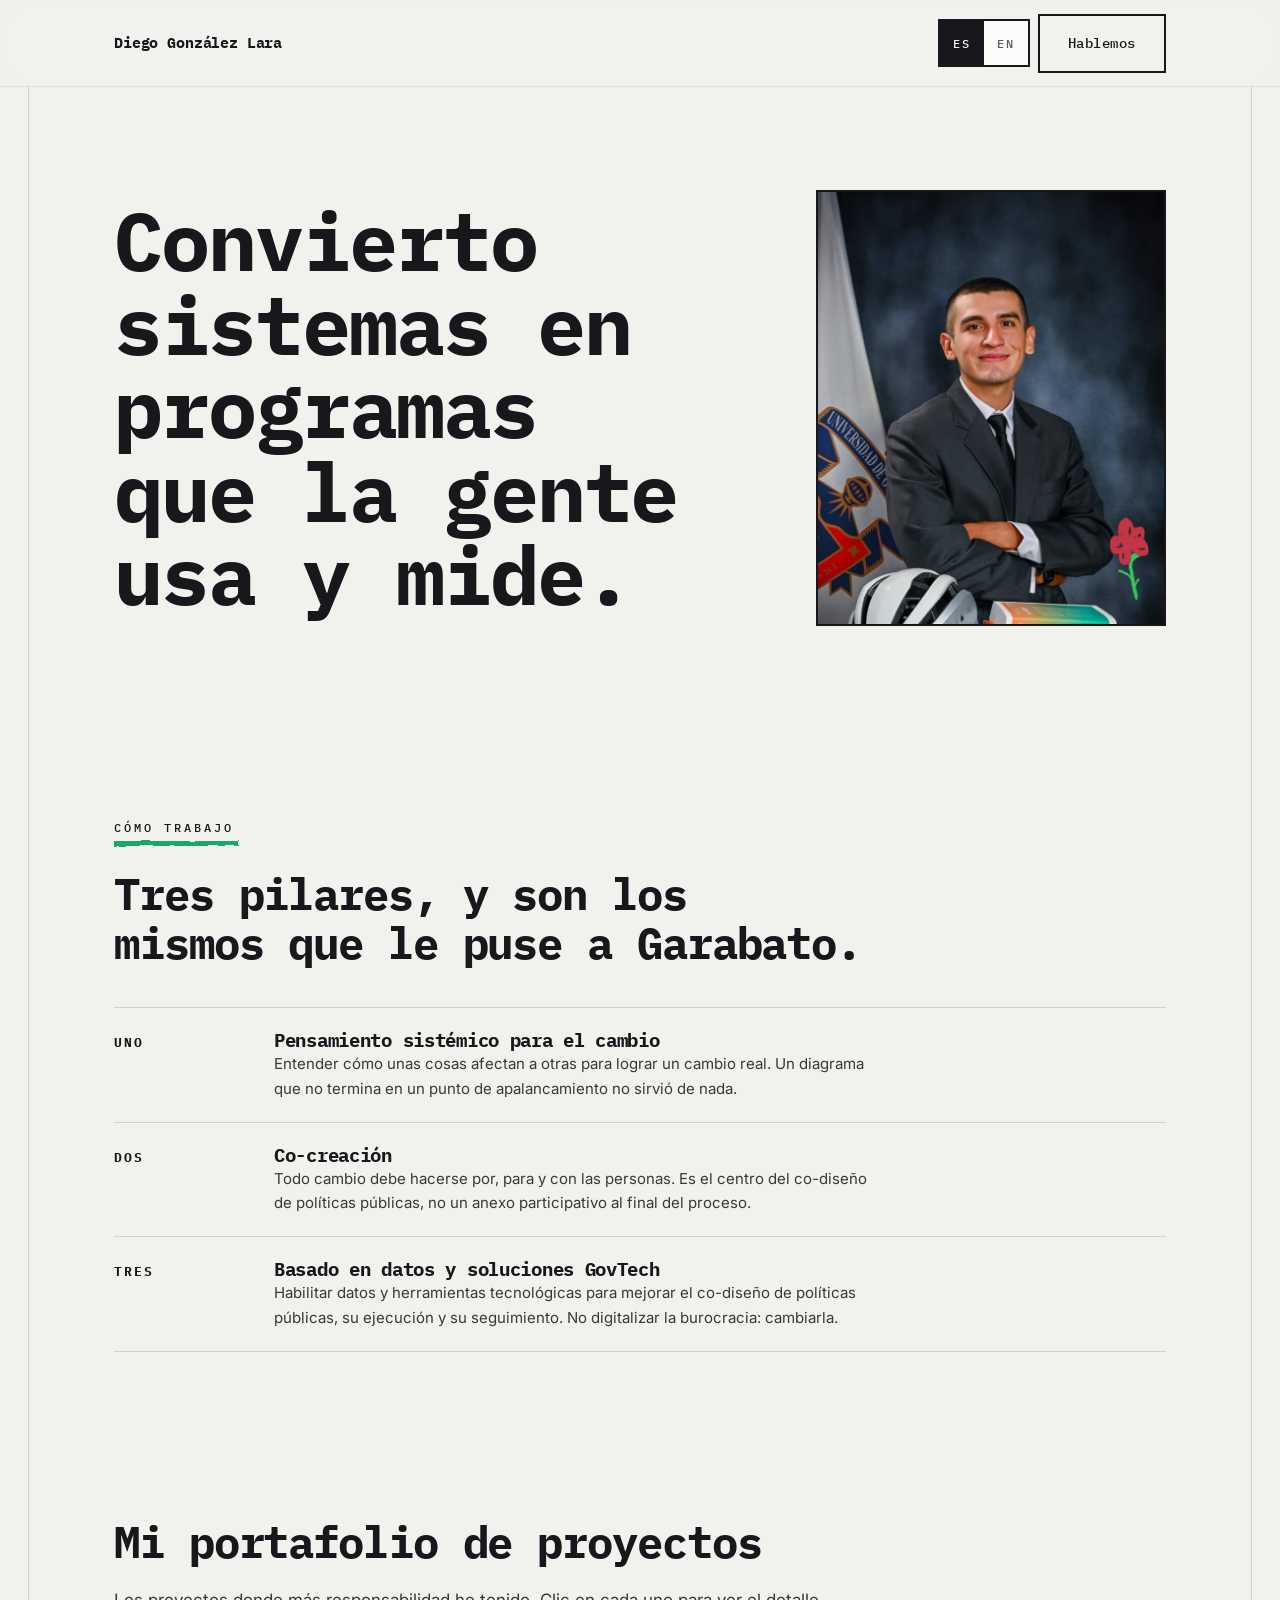
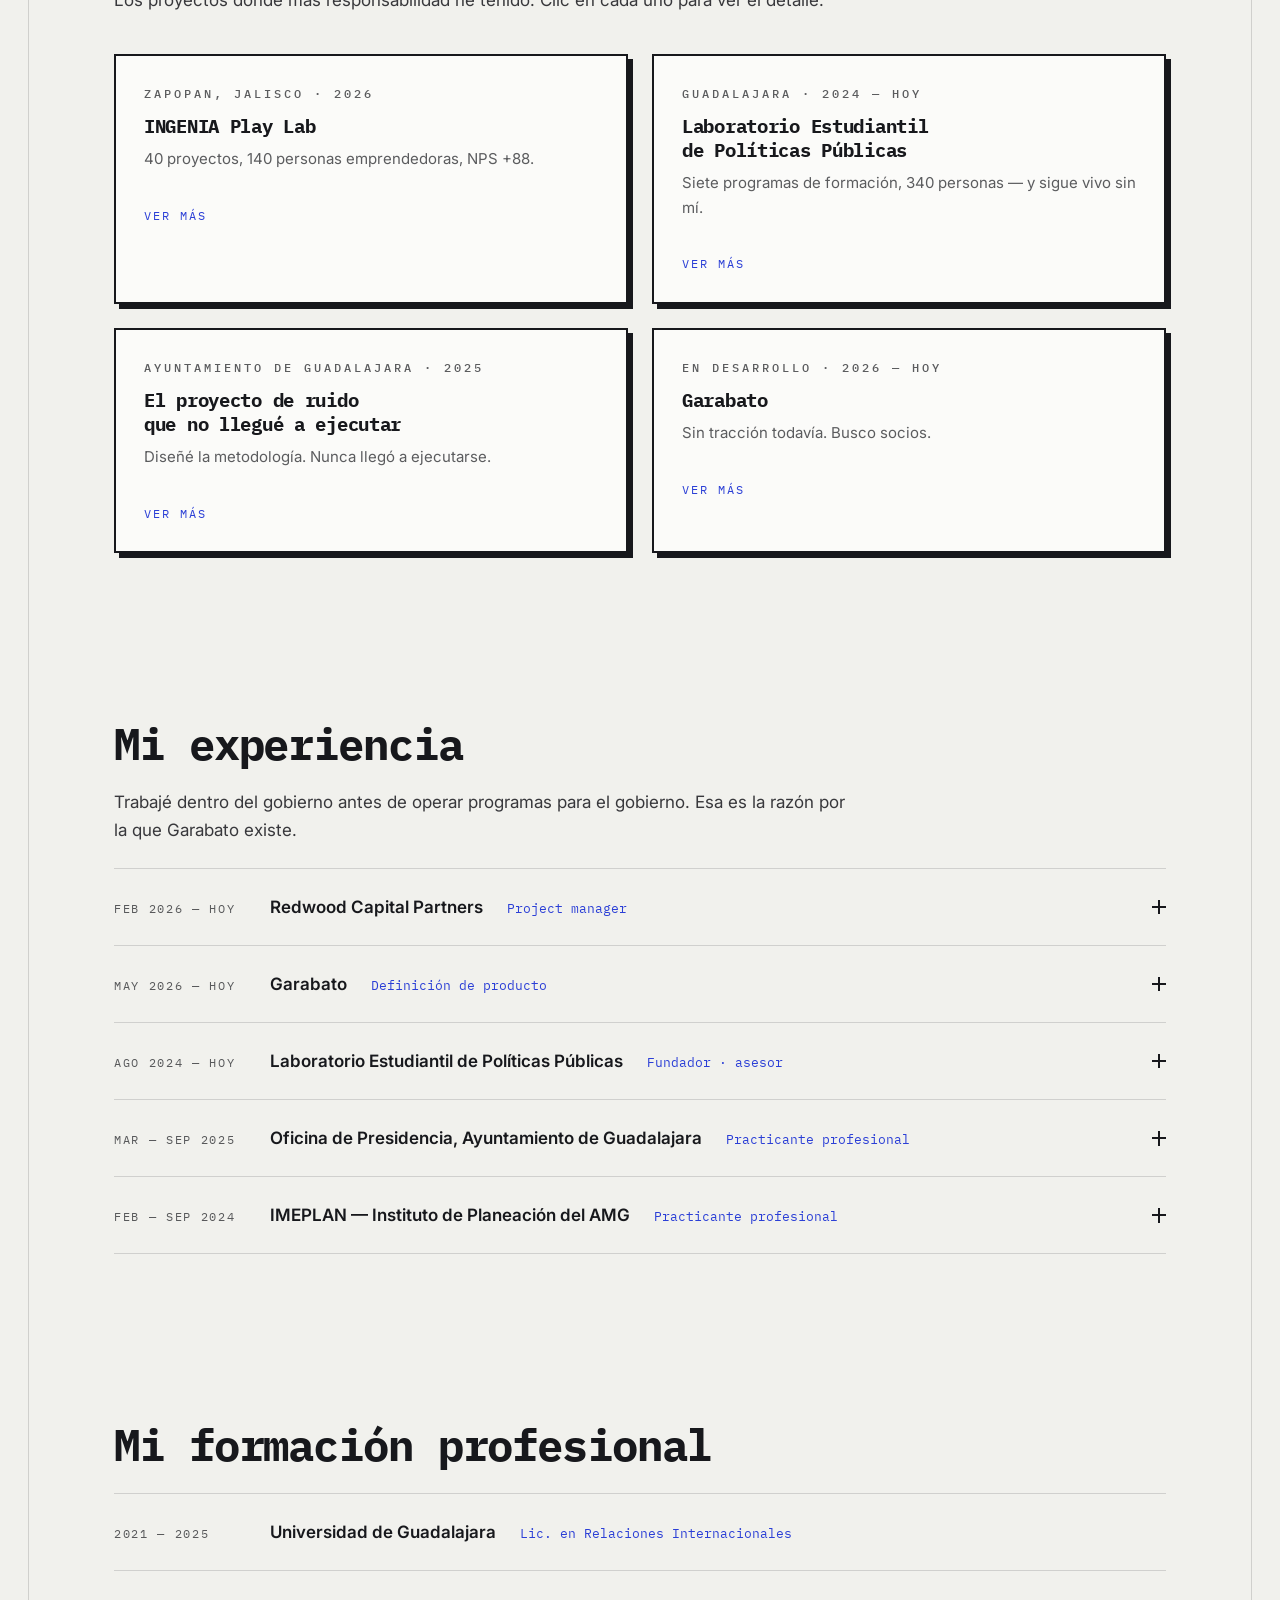
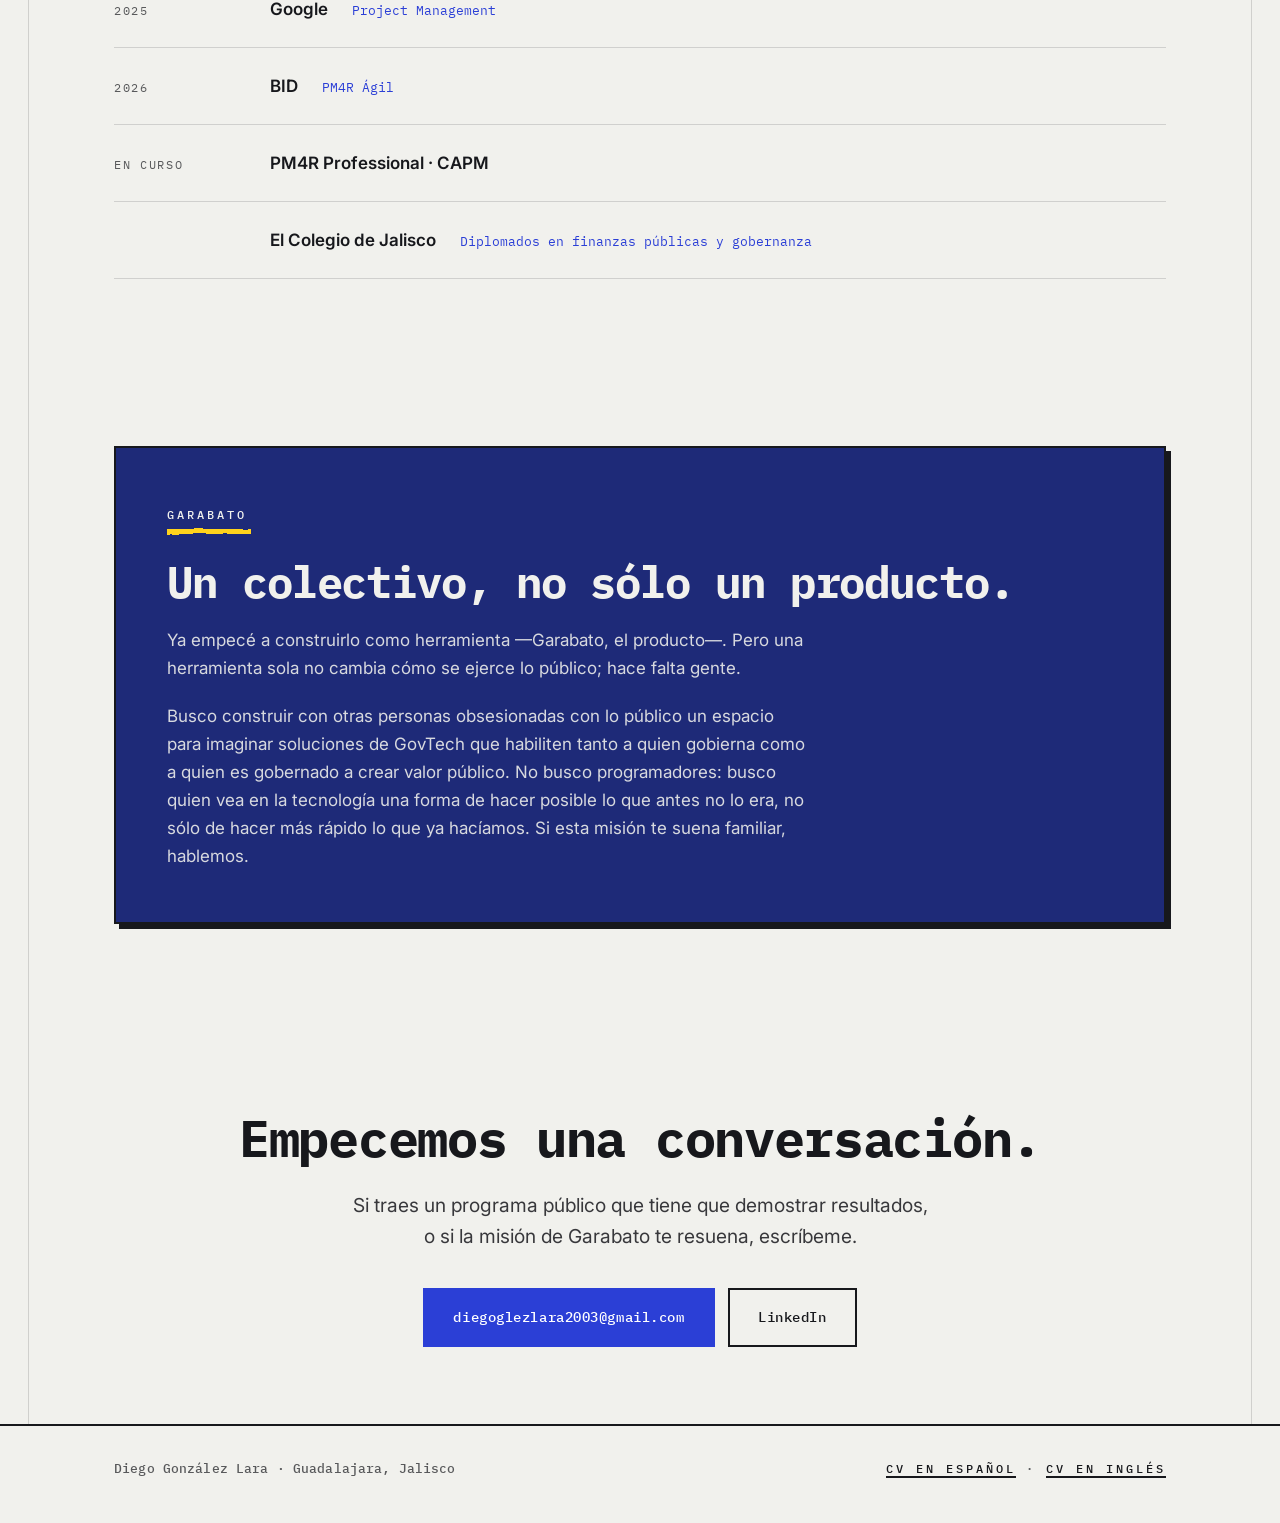
<file: index.html>
<!doctype html>
<html
  lang="es"
  data-titulo-es="Diego González Lara — La capa de evidencia de los programas públicos"
  data-titulo-en="Diego González Lara — The evidence layer of public programs"
  data-desc-es="Project manager en INGENIA Play Lab y responsable de medición y seguimiento en programas de incubación con gobiernos de Jalisco. Construyo los sistemas que muestran si un programa funcionó."
  data-desc-en="Project manager at INGENIA Play Lab and responsible for measurement across government incubation programs in Jalisco. I build the systems that show whether a program worked."
>
  <head>
    <meta charset="utf-8" />
    <meta name="viewport" content="width=device-width, initial-scale=1" />
    <title>Diego González Lara — La capa de evidencia de los programas públicos</title>
    <meta
      name="description"
      content="Project manager en INGENIA Play Lab y responsable de medición y seguimiento en programas de incubación con gobiernos de Jalisco. Construyo los sistemas que muestran si un programa funcionó."
    />
    <meta name="author" content="Diego González Lara" />
    <meta name="theme-color" content="#f1f1ed" />
    <link rel="preconnect" href="https://fonts.googleapis.com" />
    <link rel="preconnect" href="https://fonts.gstatic.com" crossorigin />
    <link
      href="https://fonts.googleapis.com/css2?family=IBM+Plex+Mono:wght@400;500;700&family=Inter:wght@400;500;600&family=Gochi+Hand&display=swap"
      rel="stylesheet"
    />
    <link rel="stylesheet" href="assets/styles.css" />
  </head>

  <body>
    <a
      class="saltar"
      href="#contenido"
      data-es="Saltar al contenido"
      data-en="Skip to content"
      >Saltar al contenido</a
    >

    <!-- Filtro de rugosidad: convierte una línea recta en un trazo de crayón.
         Es el mismo filtro que usa el sistema Garabato. -->
    <svg width="0" height="0" aria-hidden="true" focusable="false" style="position: absolute">
      <filter id="crayon-rough">
        <feTurbulence type="fractalNoise" baseFrequency="0.045" numOctaves="3" seed="7" />
        <feDisplacementMap in="SourceGraphic" scale="4" xChannelSelector="R" yChannelSelector="G" />
      </filter>
    </svg>

    <header class="barra">
      <div class="envoltura barra-cuerpo">
        <a class="marca" href="index.html">Diego González Lara</a>
        <div class="barra-acciones">
          <div
            class="idioma"
            role="group"
            data-es-label="Idioma del sitio"
            data-en-label="Site language"
            aria-label="Idioma del sitio"
          >
            <button type="button" data-idioma="es" aria-pressed="true">ES</button>
            <button type="button" data-idioma="en" aria-pressed="false">EN</button>
          </div>
          <a class="boton boton--fantasma" href="#contacto" data-es="Hablemos" data-en="Let's talk"
            >Hablemos</a
          >
        </div>
      </div>
    </header>

    <div class="pagina">
      <div class="rieles"></div>

      <main id="contenido">
        <!-- ============ PORTADA ============ -->
        <section class="portada">
          <div class="envoltura portada-cuerpo">
            <div>
              <h1
                class="posicion"
                data-es="Convierto sistemas en programas que la gente usa y mide."
                data-en="I turn systems into programs people use and measure."
              >
                Convierto sistemas en programas que la gente usa y mide.
              </h1>
            </div>

            <figure class="retrato" style="margin: 0">
              <div class="marco-foto">
              <img
                src="assets/diego.jpg"
                width="900"
                height="1260"
                data-es-alt="Retrato de Diego González Lara"
                data-en-alt="Portrait of Diego González Lara"
                alt="Retrato de Diego González Lara"
              />
              </div>
              <img
                class="amapola"
                src="assets/amapola.png"
                width="520"
                height="368"
                alt=""
                aria-hidden="true"
                loading="lazy"
              />
            </figure>
          </div>
        </section>

        <!-- ============ PILARES ============ -->
        <section aria-labelledby="t-pilares">
          <div class="envoltura">
            <span
              class="kicker"
              style="--kicker-color: var(--esmeralda)"
              data-es="Cómo trabajo"
              data-en="How I work"
              >Cómo trabajo</span
            >
            <h2
              id="t-pilares"
              data-es="Tres pilares, y son los mismos que le puse a Garabato."
              data-en="Three pillars — the same three I built into Garabato."
            >
              Tres pilares, y son los mismos que le puse a Garabato.
            </h2>

            <ol class="etapas lista-limpia" style="margin-top: 2.5rem">
              <li>
                <span class="clave" data-es="Uno" data-en="One">Uno</span>
                <div>
                  <h3
                    data-es="Pensamiento sistémico para el cambio"
                    data-en="Systems thinking for change"
                  >
                    Pensamiento sistémico para el cambio
                  </h3>
                  <p
                    data-es="Entender cómo unas cosas afectan a otras para lograr un cambio real. Un diagrama que no termina en un punto de apalancamiento no sirvió de nada."
                    data-en="Understanding how things affect one another in order to produce real change. A diagram that doesn't end in a leverage point achieved nothing."
                  >
                    Entender cómo unas cosas afectan a otras para lograr un cambio real. Un diagrama
                    que no termina en un punto de apalancamiento no sirvió de nada.
                  </p>
                </div>
              </li>
              <li>
                <span class="clave" data-es="Dos" data-en="Two">Dos</span>
                <div>
                  <h3 data-es="Co-creación" data-en="Co-creation">Co-creación</h3>
                  <p
                    data-es="Todo cambio debe hacerse por, para y con las personas. Es el centro del co-diseño de políticas públicas, no un anexo participativo al final del proceso."
                    data-en="All change must be made by, for and with people. That is the center of policy co-design, not a participatory annex bolted on at the end."
                  >
                    Todo cambio debe hacerse por, para y con las personas. Es el centro del co-diseño
                    de políticas públicas, no un anexo participativo al final del proceso.
                  </p>
                </div>
              </li>
              <li>
                <span class="clave" data-es="Tres" data-en="Three">Tres</span>
                <div>
                  <h3
                    data-es="Basado en datos y soluciones GovTech"
                    data-en="Grounded in data and GovTech solutions"
                  >
                    Basado en datos y soluciones GovTech
                  </h3>
                  <p
                    data-es="Habilitar datos y herramientas tecnológicas para mejorar el co-diseño de políticas públicas, su ejecución y su seguimiento. No digitalizar la burocracia: cambiarla."
                    data-en="Enabling data and technology to improve how public policy is co-designed, executed and monitored. Not digitizing bureaucracy: changing it."
                  >
                    Habilitar datos y herramientas tecnológicas para mejorar el co-diseño de políticas
                    públicas, su ejecución y su seguimiento. No digitalizar la burocracia: cambiarla.
                  </p>
                </div>
              </li>
            </ol>
          </div>
        </section>

        <!-- ============ PORTAFOLIO DE PROYECTOS ============ -->
        <section aria-labelledby="t-portafolio">
          <div class="envoltura">
            <h2
              id="t-portafolio"
              data-es="Mi portafolio de proyectos"
              data-en="My project portfolio"
            >
              Mi portafolio de proyectos
            </h2>
            <p
              style="margin-top: 1.25rem"
              data-es="Los proyectos donde más responsabilidad he tenido. Clic en cada uno para ver el detalle."
              data-en="The projects where I've carried the most responsibility. Click each one for the detail."
            >
              Los proyectos donde más responsabilidad he tenido. Clic en cada uno para ver el detalle.
            </p>

            <div class="portafolio" style="margin-top: 2.5rem">
              <button class="ficha-card" type="button" data-modal="modal-ingenia">
                <p class="etiqueta" data-es="Zapopan, Jalisco · 2026" data-en="Zapopan, Jalisco · 2026">
                  Zapopan, Jalisco · 2026
                </p>
                <h3>INGENIA Play Lab</h3>
                <p
                  class="ficha-teaser"
                  data-es="40 proyectos, 140 personas emprendedoras, NPS +88."
                  data-en="40 projects, 140 entrepreneurs, +88 NPS."
                >
                  40 proyectos, 140 personas emprendedoras, NPS +88.
                </p>
                <span class="ir" data-es="Ver más" data-en="See more">Ver más</span>
              </button>

              <button class="ficha-card" type="button" data-modal="modal-lepp">
                <p class="etiqueta" data-es="Guadalajara · 2024 — hoy" data-en="Guadalajara · 2024 — now">
                  Guadalajara · 2024 — hoy
                </p>
                <h3
                  data-es="Laboratorio Estudiantil de Políticas Públicas"
                  data-en="Student Public Policy Lab"
                >
                  Laboratorio Estudiantil de Políticas Públicas
                </h3>
                <p
                  class="ficha-teaser"
                  data-es="Siete programas de formación, 340 personas — y sigue vivo sin mí."
                  data-en="Seven training programs, 340 people — and it runs without me."
                >
                  Siete programas de formación, 340 personas — y sigue vivo sin mí.
                </p>
                <span class="ir" data-es="Ver más" data-en="See more">Ver más</span>
              </button>

              <button class="ficha-card" type="button" data-modal="modal-ruido">
                <p class="etiqueta" data-es="Ayuntamiento de Guadalajara · 2025" data-en="Guadalajara City Hall · 2025">
                  Ayuntamiento de Guadalajara · 2025
                </p>
                <h3
                  data-es="El proyecto de ruido que no llegué a ejecutar"
                  data-en="The noise project I never got to run"
                >
                  El proyecto de ruido que no llegué a ejecutar
                </h3>
                <p
                  class="ficha-teaser"
                  data-es="Diseñé la metodología. Nunca llegó a ejecutarse."
                  data-en="I designed the methodology. It never got executed."
                >
                  Diseñé la metodología. Nunca llegó a ejecutarse.
                </p>
                <span class="ir" data-es="Ver más" data-en="See more">Ver más</span>
              </button>

              <button class="ficha-card" type="button" data-modal="modal-garabato">
                <p class="etiqueta" data-es="En desarrollo · 2026 — hoy" data-en="In development · 2026 — now">
                  En desarrollo · 2026 — hoy
                </p>
                <h3>Garabato</h3>
                <p
                  class="ficha-teaser"
                  data-es="Sin tracción todavía. Busco socios."
                  data-en="No traction yet. Looking for partners."
                >
                  Sin tracción todavía. Busco socios.
                </p>
                <span class="ir" data-es="Ver más" data-en="See more">Ver más</span>
              </button>
            </div>

            <!-- ---- Modal: INGENIA Play Lab ---- -->
            <dialog class="ficha-modal" id="modal-ingenia" aria-labelledby="modal-ingenia-titulo">
              <button
                class="ficha-modal-cerrar"
                type="button"
                data-es-label="Cerrar"
                data-en-label="Close"
                aria-label="Cerrar"
              >
                ×
              </button>
              <div class="ficha-modal-cuerpo">
                <p class="etiqueta" data-es="Zapopan, Jalisco · 2026" data-en="Zapopan, Jalisco · 2026">
                  Zapopan, Jalisco · 2026
                </p>
                <h3 id="modal-ingenia-titulo" style="margin-top: 0.9rem">INGENIA Play Lab</h3>
                <p style="margin-top: 1.25rem"
                  data-es="La primera incubadora pública, gratuita y especializada en videojuegos del país. Su objetivo es posicionar a Zapopan como hub de desarrollo de videojuegos en América Latina, atendiendo algo que el ecosistema no tenía: un acompañamiento cercano y estructurado para estudios emergentes."
                  data-en="Mexico's first free, public, videogame-specialized incubator. Its objective is to position Zapopan as Latin America's videogame development hub, addressing something the ecosystem lacked: close, structured support for emerging studios."
                >
                  La primera incubadora pública, gratuita y especializada en videojuegos del país. Su
                  objetivo es posicionar a Zapopan como hub de desarrollo de videojuegos en América
                  Latina, atendiendo algo que el ecosistema no tenía: un acompañamiento cercano y
                  estructurado para estudios emergentes.
                </p>

                <dl class="tira-datos" style="margin-top: 2.25rem">
                  <div>
                    <dt>40</dt>
                    <dd data-es="Proyectos seleccionados" data-en="Selected projects">
                      Proyectos seleccionados
                    </dd>
                  </div>
                  <div>
                    <dt>140</dt>
                    <dd data-es="Personas emprendedoras" data-en="Entrepreneurs">
                      Personas emprendedoras
                    </dd>
                  </div>
                  <div>
                    <dt>1,030</dt>
                    <dd data-es="Horas de mentoría 1:1" data-en="Hours of 1:1 mentorship">
                      Horas de mentoría 1:1
                    </dd>
                  </div>
                  <div>
                    <dt>+88</dt>
                    <dd data-es="NPS del programa" data-en="Program NPS">NPS del programa</dd>
                  </div>
                </dl>

                <hr style="margin: 2.25rem 0; border: 0; border-top: 1px solid var(--tinta-15)" />

                <p class="etiqueta" data-es="Qué es mío" data-en="What is mine">Qué es mío</p>
                <p style="margin-top: 0.9rem"
                  data-es="Me incorporé con el programa ya diseñado y contratado, cerrando la convocatoria. No lo dirijo. Lo que sí es mío: la revisión metodológica de cada etapa, la definición de evaluación y KPIs, la gestión de actores, el control de calidad del trabajo de las personas mentoras, y la operación de cada taller y cada sesión."
                  data-en="I joined with the program already designed and contracted, closing the open call. I do not lead it. What is mine: the methodological review of every stage, the definition of evaluation and KPIs, stakeholder management, quality control over the mentors' work, and operating every workshop and session."
                >
                  Me incorporé con el programa ya diseñado y contratado, cerrando la convocatoria. No lo
                  dirijo. Lo que sí es mío: la revisión metodológica de cada etapa, la definición de
                  evaluación y KPIs, la gestión de actores, el control de calidad del trabajo de las
                  personas mentoras, y la operación de cada taller y cada sesión.
                </p>
              </div>
            </dialog>

            <!-- ---- Modal: Laboratorio Estudiantil de Políticas Públicas ---- -->
            <dialog class="ficha-modal" id="modal-lepp" aria-labelledby="modal-lepp-titulo">
              <button
                class="ficha-modal-cerrar"
                type="button"
                data-es-label="Cerrar"
                data-en-label="Close"
                aria-label="Cerrar"
              >
                ×
              </button>
              <div class="ficha-modal-cuerpo">
                <p class="etiqueta" data-es="Guadalajara · 2024 — hoy" data-en="Guadalajara · 2024 — now">
                  Guadalajara · 2024 — hoy
                </p>
                <h3
                  id="modal-lepp-titulo"
                  style="margin-top: 0.9rem"
                  data-es="Laboratorio Estudiantil de Políticas Públicas"
                  data-en="Student Public Policy Lab"
                >
                  Laboratorio Estudiantil de Políticas Públicas
                </h3>
                <p style="margin-top: 1.25rem"
                  data-es="Lo fundé porque no existía: no había dónde aprender a diseñar políticas públicas de verdad. Siete programas de formación, 62 sesiones, 187 horas, 340 personas — y sigue vivo sin mí."
                  data-en="I founded it because it didn't exist: there was nowhere to learn how public policy is actually designed. Seven training programs, 62 sessions, 187 hours, 340 people — and it runs without me."
                >
                  Lo fundé porque no existía: no había dónde aprender a diseñar políticas públicas de
                  verdad. Siete programas de formación, 62 sesiones, 187 horas, 340 personas — y sigue
                  vivo sin mí.
                </p>

                <p class="etiqueta" style="margin-top: 2rem" data-es="Los 7 programas" data-en="The 7 programs">
                  Los 7 programas
                </p>
                <ul class="hechos" style="margin-top: 1rem">
                  <li data-es="1er Taller de Diseño de Políticas Públicas — 8 sesiones" data-en="1st Public Policy Design Workshop — 8 sessions">1er Taller de Diseño de Políticas Públicas — 8 sesiones</li>
                  <li data-es="2do Taller de Diseño de Políticas Públicas — 10 sesiones" data-en="2nd Public Policy Design Workshop — 10 sessions">2do Taller de Diseño de Políticas Públicas — 10 sesiones</li>
                  <li data-es="1er Taller de Transversalización de la Perspectiva de Género en Políticas Públicas — 8 sesiones" data-en="1st Gender Mainstreaming in Public Policy Workshop — 8 sessions">1er Taller de Transversalización de la Perspectiva de Género en Políticas Públicas — 8 sesiones</li>
                  <li data-es="EMERGE: Incubadora de Emprendimiento Social — 13 sesiones" data-en="EMERGE: Social Entrepreneurship Incubator — 13 sessions">EMERGE: Incubadora de Emprendimiento Social — 13 sesiones</li>
                  <li data-es="Taller de Sistemas de Cuidados — 6 sesiones" data-en="Care Systems Workshop — 6 sessions">Taller de Sistemas de Cuidados — 6 sesiones</li>
                  <li data-es="2do Taller de Transversalización de la Perspectiva de Género en Políticas Públicas — 8 sesiones" data-en="2nd Gender Mainstreaming in Public Policy Workshop — 8 sessions">2do Taller de Transversalización de la Perspectiva de Género en Políticas Públicas — 8 sesiones</li>
                  <li data-es="VIVO LAB: Laboratorio Juvenil para el Hábitat — 9 sesiones" data-en="VIVO LAB: Youth Habitat Lab — 9 sessions">VIVO LAB: Laboratorio Juvenil para el Hábitat — 9 sesiones</li>
                </ul>

                <a class="ir" href="caso-lepp.html" data-es="Leer el caso completo" data-en="Read the full case">
                  Leer el caso completo
                </a>
              </div>
            </dialog>

            <!-- ---- Modal: el caso del ruido ---- -->
            <dialog class="ficha-modal" id="modal-ruido" aria-labelledby="modal-ruido-titulo">
              <button
                class="ficha-modal-cerrar"
                type="button"
                data-es-label="Cerrar"
                data-en-label="Close"
                aria-label="Cerrar"
              >
                ×
              </button>
              <div class="ficha-modal-cuerpo">
                <p class="etiqueta" data-es="Ayuntamiento de Guadalajara · 2025" data-en="Guadalajara City Hall · 2025">
                  Ayuntamiento de Guadalajara · 2025
                </p>
                <h3
                  id="modal-ruido-titulo"
                  style="margin-top: 0.9rem"
                  data-es="El proyecto de ruido que no llegué a ejecutar"
                  data-en="The noise project I never got to run"
                >
                  El proyecto de ruido que no llegué a ejecutar
                </h3>
                <p style="margin-top: 1.25rem"
                  data-es="Diseñé la metodología para medir niveles de ruido, su propagación y el riesgo sobre la población, incluida la infantil. Llegué a la metodología y ahí se detuvo: no tenía el alcance técnico, y no busqué a quien sí lo tenía."
                  data-en="I designed the methodology to measure noise levels, propagation and population risk, children included. I got as far as the methodology and it stopped there: I lacked the technical reach, and I did not go find the people who had it."
                >
                  Diseñé la metodología para medir niveles de ruido, su propagación y el riesgo sobre la
                  población, incluida la infantil. Llegué a la metodología y ahí se detuvo: no tenía el
                  alcance técnico, y no busqué a quien sí lo tenía.
                </p>

                <ul class="hechos" style="margin-top: 1.5rem">
                  <li data-es="Fuentes fijas y móviles de ruido" data-en="Fixed and mobile noise sources">Fuentes fijas y móviles de ruido</li>
                  <li data-es="Riesgo diferenciado en población infantil" data-en="Differentiated risk to children">Riesgo diferenciado en población infantil</li>
                  <li data-es="Metodología completa; nunca llegó a piloto" data-en="Complete methodology; never reached a pilot">Metodología completa; nunca llegó a piloto</li>
                </ul>
              </div>
            </dialog>

            <!-- ---- Modal: Garabato ---- -->
            <dialog class="ficha-modal" id="modal-garabato" aria-labelledby="modal-garabato-titulo">
              <button
                class="ficha-modal-cerrar"
                type="button"
                data-es-label="Cerrar"
                data-en-label="Close"
                aria-label="Cerrar"
              >
                ×
              </button>
              <div class="ficha-modal-cuerpo">
                <p class="etiqueta" data-es="En desarrollo · 2026 — hoy" data-en="In development · 2026 — now">
                  En desarrollo · 2026 — hoy
                </p>
                <h3 id="modal-garabato-titulo" style="margin-top: 0.9rem">Garabato</h3>
                <p style="margin-top: 1.25rem"
                  data-es="Herramientas de gestión para el ciclo de los programas públicos, construidas alrededor de la matriz de indicadores y la teoría de cambio. Sin tracción todavía — busco socios."
                  data-en="Work-management tools for the public program cycle, built around indicator matrices and theory of change. No traction yet — I'm looking for partners."
                >
                  Herramientas de gestión para el ciclo de los programas públicos, construidas alrededor
                  de la matriz de indicadores y la teoría de cambio. Sin tracción todavía — busco socios.
                </p>

                <a class="ir" href="caso-garabato.html" data-es="Leer el caso completo" data-en="Read the full case">
                  Leer el caso completo
                </a>
              </div>
            </dialog>
          </div>
        </section>

        <!-- ============ MI EXPERIENCIA ============ -->
        <section aria-labelledby="t-experiencia">
          <div class="envoltura">
            <h2
              id="t-experiencia"
              data-es="Mi experiencia"
              data-en="My experience"
            >
              Mi experiencia
            </h2>
            <p
              style="margin-top: 1.25rem"
              data-es="Trabajé dentro del gobierno antes de operar programas para el gobierno. Esa es la razón por la que Garabato existe."
              data-en="I worked inside government before running programs for government. That is why Garabato exists."
            >
              Trabajé dentro del gobierno antes de operar programas para el gobierno. Esa es la razón
              por la que Garabato existe.
            </p>

            <div class="experiencia" style="margin-top: 1.5rem">
              <details class="experiencia-item">
                <summary class="experiencia-resumen">
                  <span class="registro">
                    <span class="registro-cuando" data-es="Feb 2026 — hoy" data-en="Feb 2026 — now"
                      >Feb 2026 — hoy</span
                    >
                    <span class="registro-principal">
                      <span class="registro-org">Redwood Capital Partners</span>
                      <span class="registro-cargo" data-es="Project manager" data-en="Project manager"
                        >Project manager</span
                      >
                    </span>
                  </span>
                  <span class="experiencia-chevron" aria-hidden="true"></span>
                </summary>
                <div class="experiencia-cuerpo">
                  <p
                    data-es="Project manager en INGENIA Play Lab, y soporte de medición y mejora de procesos al resto del portafolio de programas de incubación y aceleración. Rediseñé con DMAIC el sistema de documentación de mentorías, sustituyendo la captura en PDF por un formulario estructurado: de más de diez horas semanales a treinta minutos."
                    data-en="Project manager at INGENIA Play Lab, plus measurement and process-improvement support across the rest of the incubation and acceleration portfolio. I redesigned the mentorship documentation system with DMAIC, replacing PDF capture with a structured form: from more than ten hours a week to thirty minutes."
                  >
                    Project manager en INGENIA Play Lab, y soporte de medición y mejora de procesos al
                    resto del portafolio de programas de incubación y aceleración. Rediseñé con DMAIC
                    el sistema de documentación de mentorías, sustituyendo la captura en PDF por un
                    formulario estructurado: de más de diez horas semanales a treinta minutos.
                  </p>
                </div>
              </details>

              <details class="experiencia-item">
                <summary class="experiencia-resumen">
                  <span class="registro">
                    <span class="registro-cuando" data-es="May 2026 — hoy" data-en="May 2026 — now"
                      >May 2026 — hoy</span
                    >
                    <span class="registro-principal">
                      <span class="registro-org">Garabato</span>
                      <span
                        class="registro-cargo"
                        data-es="Definición de producto"
                        data-en="Product definition"
                        >Definición de producto</span
                      >
                    </span>
                  </span>
                  <span class="experiencia-chevron" aria-hidden="true"></span>
                </summary>
                <div class="experiencia-cuerpo">
                  <p
                    data-es="Definición de producto de una herramienta de gestión para el ciclo de los programas públicos. En desarrollo."
                    data-en="Product definition for a work-management tool for the public program cycle. In development."
                  >
                    Definición de producto de una herramienta de gestión para el ciclo de los programas
                    públicos. En desarrollo.
                  </p>
                </div>
              </details>

              <details class="experiencia-item">
                <summary class="experiencia-resumen">
                  <span class="registro">
                    <span class="registro-cuando" data-es="Ago 2024 — hoy" data-en="Aug 2024 — now"
                      >Ago 2024 — hoy</span
                    >
                    <span class="registro-principal">
                      <span
                        class="registro-org"
                        data-es="Laboratorio Estudiantil de Políticas Públicas"
                        data-en="Student Public Policy Lab"
                        >Laboratorio Estudiantil de Políticas Públicas</span
                      >
                      <span
                        class="registro-cargo"
                        data-es="Fundador · asesor"
                        data-en="Founder · advisor"
                        >Fundador · asesor</span
                      >
                    </span>
                  </span>
                  <span class="experiencia-chevron" aria-hidden="true"></span>
                </summary>
                <div class="experiencia-cuerpo">
                  <p
                    data-es="Fundador y coordinador general hasta junio de 2026; hoy asesor. Siete programas de formación y la incubadora EMERGE."
                    data-en="Founder and general coordinator until June 2026; advisor since. Seven training programs and the EMERGE incubator."
                  >
                    Fundador y coordinador general hasta junio de 2026; hoy asesor. Siete programas de
                    formación y la incubadora EMERGE.
                  </p>
                </div>
              </details>

              <details class="experiencia-item">
                <summary class="experiencia-resumen">
                  <span class="registro">
                    <span class="registro-cuando" data-es="Mar — Sep 2025" data-en="Mar — Sep 2025"
                      >Mar — Sep 2025</span
                    >
                    <span class="registro-principal">
                      <span
                        class="registro-org"
                        data-es="Oficina de Presidencia, Ayuntamiento de Guadalajara"
                        data-en="Executive Office of the Guadalajara Mayor"
                        >Oficina de Presidencia, Ayuntamiento de Guadalajara</span
                      >
                      <span
                        class="registro-cargo"
                        data-es="Practicante profesional"
                        data-en="Professional intern"
                        >Practicante profesional</span
                      >
                    </span>
                  </span>
                  <span class="experiencia-chevron" aria-hidden="true"></span>
                </summary>
                <div class="experiencia-cuerpo">
                  <p
                    data-es="Diseñé la metodología para medir niveles de ruido, su propagación y la población afectada. Nunca llegó a ejecutarse."
                    data-en="I designed the methodology to measure noise levels, propagation and affected population. It never reached execution."
                  >
                    Diseñé la metodología para medir niveles de ruido, su propagación y la población
                    afectada. Nunca llegó a ejecutarse.
                  </p>
                </div>
              </details>

              <details class="experiencia-item">
                <summary class="experiencia-resumen">
                  <span class="registro">
                    <span class="registro-cuando" data-es="Feb — Sep 2024" data-en="Feb — Sep 2024"
                      >Feb — Sep 2024</span
                    >
                    <span class="registro-principal">
                      <span
                        class="registro-org"
                        data-es="IMEPLAN — Instituto de Planeación del AMG"
                        data-en="IMEPLAN — Guadalajara Metropolitan Planning Institute"
                        >IMEPLAN — Instituto de Planeación del AMG</span
                      >
                      <span
                        class="registro-cargo"
                        data-es="Practicante profesional"
                        data-en="Professional intern"
                        >Practicante profesional</span
                      >
                    </span>
                  </span>
                  <span class="experiencia-chevron" aria-hidden="true"></span>
                </summary>
                <div class="experiencia-cuerpo">
                  <p
                    data-es="Mantenimiento del SIMER, el sistema de monitoreo del Plan de Acción Climática Metropolitano: 32 matrices de indicadores en Excel, nueve municipios, dos dependencias estatales y una organización civil."
                    data-en="Maintaining SIMER, the monitoring system for the Metropolitan Climate Action Plan: 32 indicator matrices in Excel, nine municipalities, two state agencies and an NGO."
                  >
                    Mantenimiento del SIMER, el sistema de monitoreo del Plan de Acción Climática
                    Metropolitano: 32 matrices de indicadores en Excel, nueve municipios, dos
                    dependencias estatales y una organización civil.
                  </p>
                </div>
              </details>
            </div>
          </div>
        </section>

        <!-- ============ MI FORMACIÓN PROFESIONAL ============ -->
        <section aria-labelledby="t-formacion">
          <div class="envoltura">
            <h2
              id="t-formacion"
              data-es="Mi formación profesional"
              data-en="My education"
            >
              Mi formación profesional
            </h2>

            <ul class="formacion lista-limpia" style="margin-top: 1.5rem">
              <li class="registro">
                <span class="registro-cuando">2021 — 2025</span>
                <span class="registro-principal">
                  <span class="registro-org">Universidad de Guadalajara</span>
                  <span
                    class="registro-cargo"
                    data-es="Lic. en Relaciones Internacionales"
                    data-en="B.A. International Relations"
                    >Lic. en Relaciones Internacionales</span
                  >
                </span>
              </li>
              <li class="registro">
                <span class="registro-cuando">2025</span>
                <span class="registro-principal">
                  <span class="registro-org">Google</span>
                  <span
                    class="registro-cargo"
                    data-es="Project Management"
                    data-en="Project Management"
                    >Project Management</span
                  >
                </span>
              </li>
              <li class="registro">
                <span class="registro-cuando">2026</span>
                <span class="registro-principal">
                  <span class="registro-org">BID</span>
                  <span class="registro-cargo" data-es="PM4R Ágil" data-en="PM4R Agile"
                    >PM4R Ágil</span
                  >
                </span>
              </li>
              <li class="registro">
                <span class="registro-cuando" data-es="En curso" data-en="In progress"
                  >En curso</span
                >
                <span class="registro-principal">
                  <span class="registro-org">PM4R Professional · CAPM</span>
                </span>
              </li>
              <li class="registro">
                <span class="registro-cuando"></span>
                <span class="registro-principal">
                  <span class="registro-org">El Colegio de Jalisco</span>
                  <span
                    class="registro-cargo"
                    data-es="Diplomados en finanzas públicas y gobernanza"
                    data-en="Diplomas in public finance and governance"
                    >Diplomados en finanzas públicas y gobernanza</span
                  >
                </span>
              </li>
            </ul>
          </div>
        </section>

        <!-- ============ GARABATO: EL COLECTIVO ============ -->
        <section aria-labelledby="t-colectivo">
          <div class="envoltura">
            <div class="sin-resolver">
              <span
                class="kicker"
                style="--kicker-color: var(--amarillo)"
                data-es="Garabato"
                data-en="Garabato"
                >Garabato</span
              >
              <h2
                id="t-colectivo"
                data-es="Un colectivo, no sólo un producto."
                data-en="A collective, not just a product."
              >
                Un colectivo, no sólo un producto.
              </h2>
              <p
                style="margin-top: 1.25rem; max-width: 58ch"
                data-es="Ya empecé a construirlo como herramienta —Garabato, el producto—. Pero una herramienta sola no cambia cómo se ejerce lo público; hace falta gente."
                data-en="I already started building it as a tool — Garabato, the product. But a tool alone doesn't change how public work gets done; that takes people."
              >
                Ya empecé a construirlo como herramienta —Garabato, el producto—. Pero una herramienta
                sola no cambia cómo se ejerce lo público; hace falta gente.
              </p>
              <p
                style="margin-top: 1.25rem; max-width: 58ch"
                data-es="Busco construir con otras personas obsesionadas con lo público un espacio para imaginar soluciones de GovTech que habiliten tanto a quien gobierna como a quien es gobernado a crear valor público. No busco programadores: busco quien vea en la tecnología una forma de hacer posible lo que antes no lo era, no sólo de hacer más rápido lo que ya hacíamos. Si esta misión te suena familiar, hablemos."
                data-en="I'm looking to build, with other people obsessed with the public interest, a space to imagine GovTech solutions that enable both those who govern and those who are governed to create public value. I'm not looking for programmers: I'm looking for someone who sees in technology a way to make possible what wasn't before, not just a way to do faster what we already did. If this mission sounds familiar, let's talk."
              >
                Busco construir con otras personas obsesionadas con lo público un espacio para
                imaginar soluciones de GovTech que habiliten tanto a quien gobierna como a quien es
                gobernado a crear valor público. No busco programadores: busco quien vea en la
                tecnología una forma de hacer posible lo que antes no lo era, no sólo de hacer más
                rápido lo que ya hacíamos. Si esta misión te suena familiar, hablemos.
              </p>
            </div>
          </div>
        </section>

        <!-- ============ CONTACTO ============ -->
        <section class="contacto" id="contacto" aria-labelledby="t-contacto">
          <div class="envoltura">
            <h2
              id="t-contacto"
              data-es="Empecemos una conversación."
              data-en="Let's start a conversation."
            >
              Empecemos una conversación.
            </h2>
            <p
              class="guia"
              style="margin-top: 1.5rem"
              data-es="Si traes un programa público que tiene que demostrar resultados, o si la misión de Garabato te resuena, escríbeme."
              data-en="If you have a public program that has to prove results, or if Garabato's mission resonates with you, write to me."
            >
              Si traes un programa público que tiene que demostrar resultados, o si la misión de
              Garabato te resuena, escríbeme.
            </p>

            <div class="contacto-acciones">
              <a class="boton boton--primario" href="mailto:diegoglezlara2003@gmail.com"
                >diegoglezlara2003@gmail.com</a
              >
              <a
                class="boton boton--fantasma"
                href="https://www.linkedin.com/in/diegoglezlara"
                target="_blank" rel="noopener"
                >LinkedIn</a
              >
            </div>
          </div>
        </section>
      </main>
    </div>

    <footer class="pie">
      <div class="envoltura pie-cuerpo">
        <p class="etiqueta etiqueta--larga" style="margin: 0">Diego González Lara · Guadalajara, Jalisco</p>
        <p class="etiqueta" style="margin: 0">
          <a
            href="assets/cv-diego-gonzalez-lara-es.pdf"
            target="_blank"
            data-es="CV en español"
            data-en="CV in Spanish"
            >CV en español</a
          >
          ·
          <a
            href="assets/cv-diego-gonzalez-lara-en.pdf"
            target="_blank"
            data-es="CV en inglés"
            data-en="CV in English"
            >CV en inglés</a
          >
        </p>
      </div>
    </footer>

    <script src="assets/site.js"></script>
  </body>
</html>
</file>
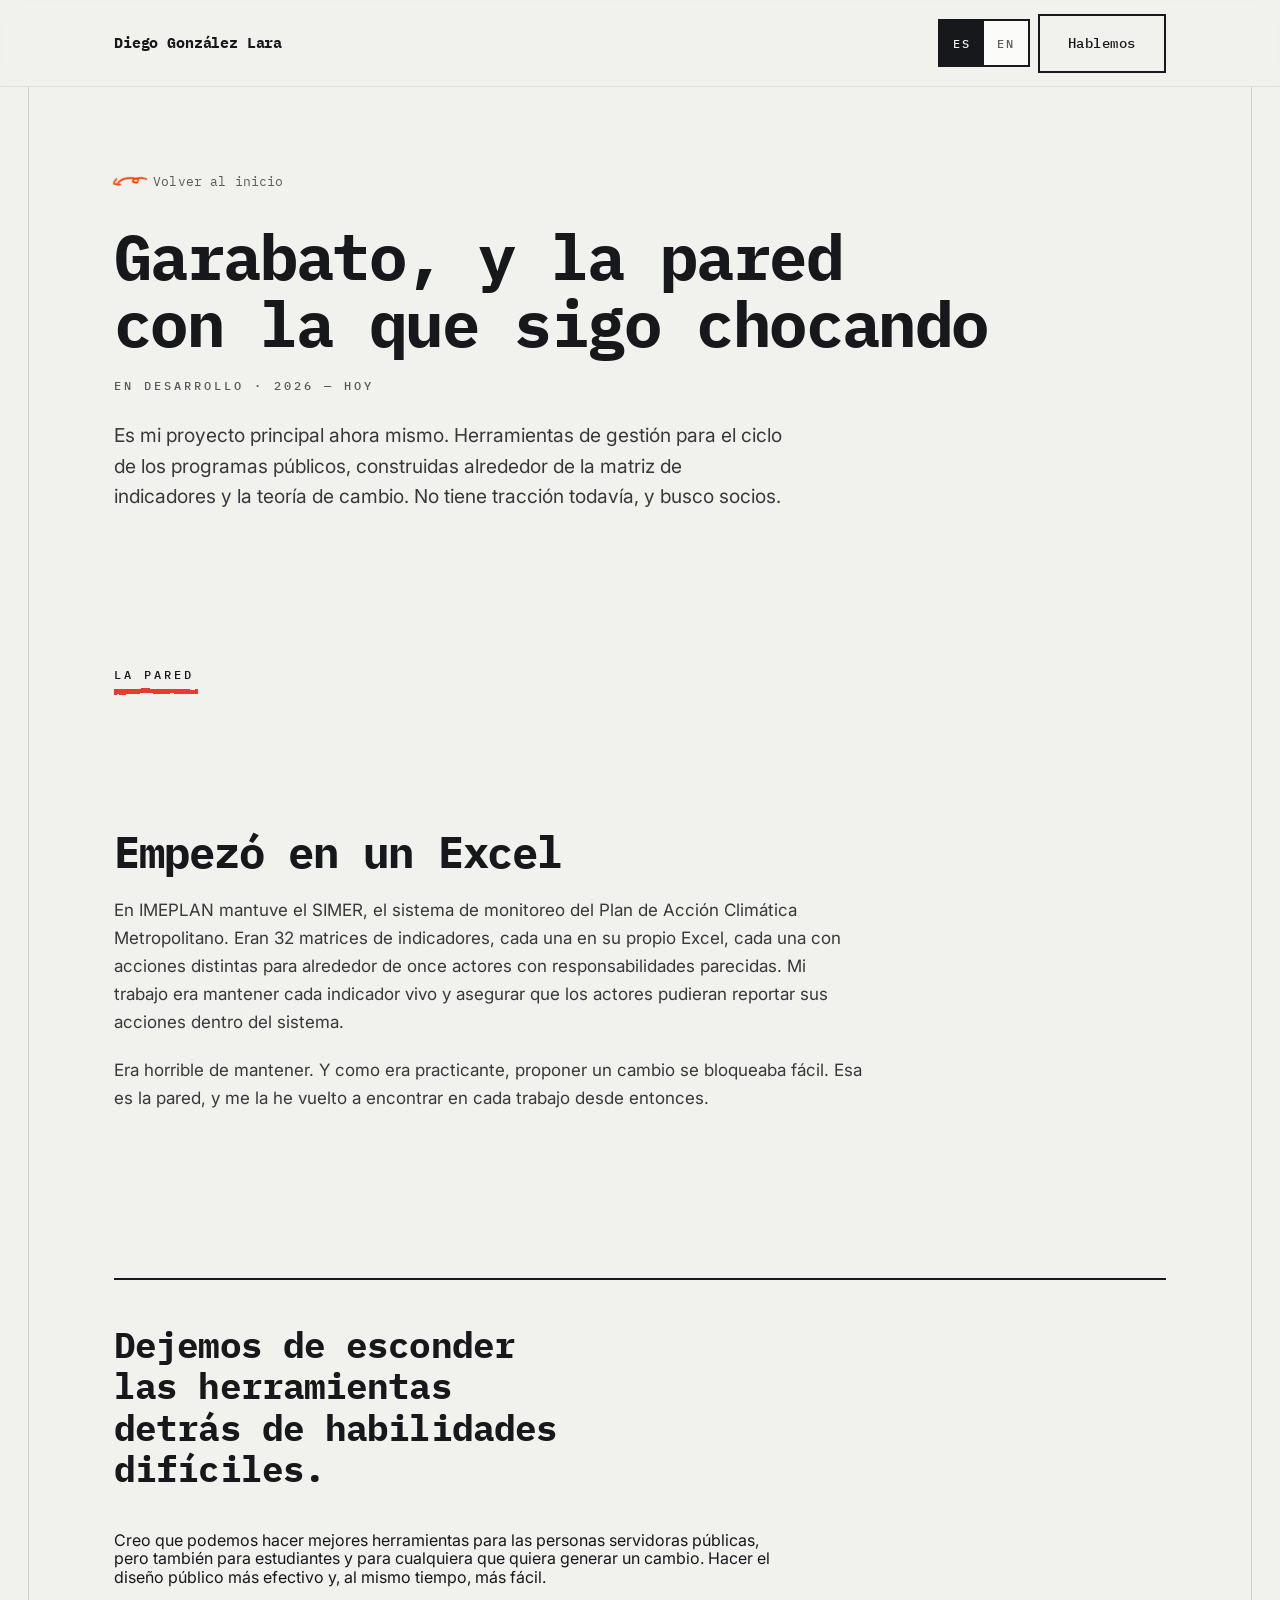
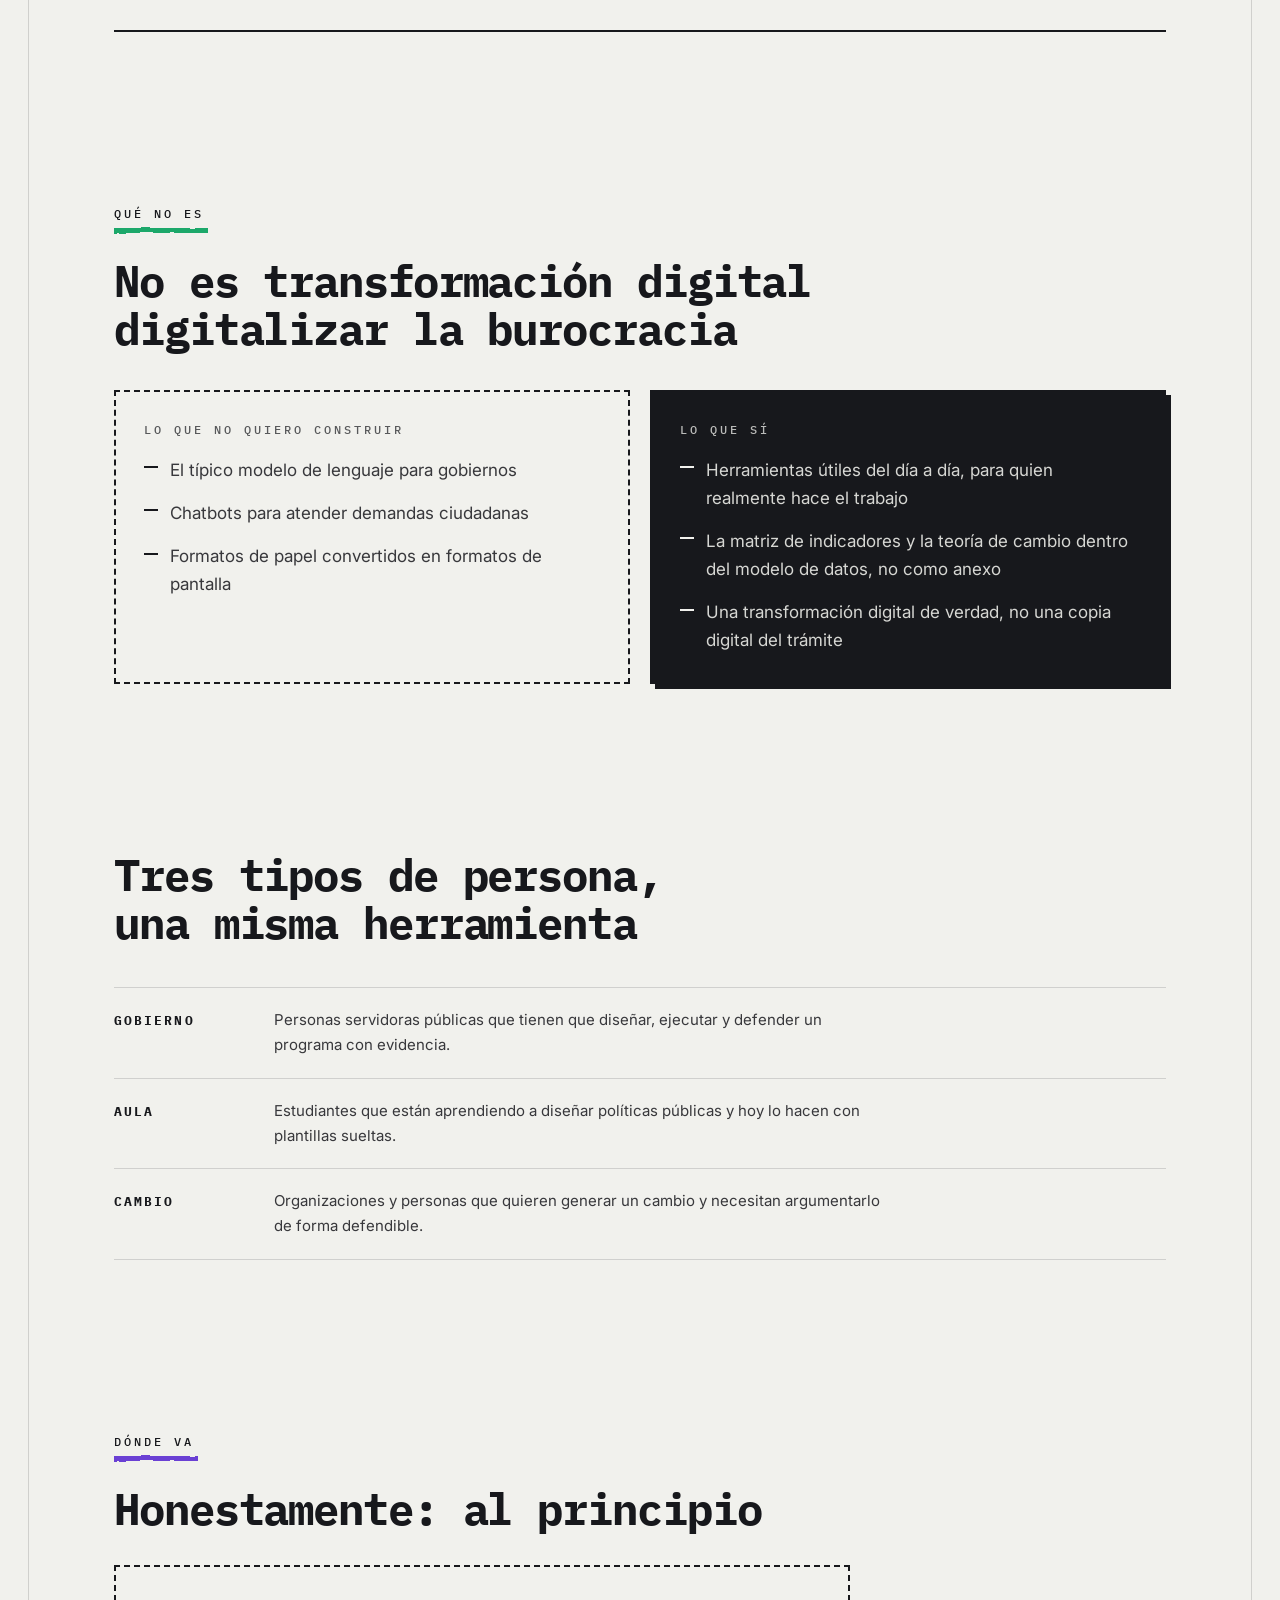
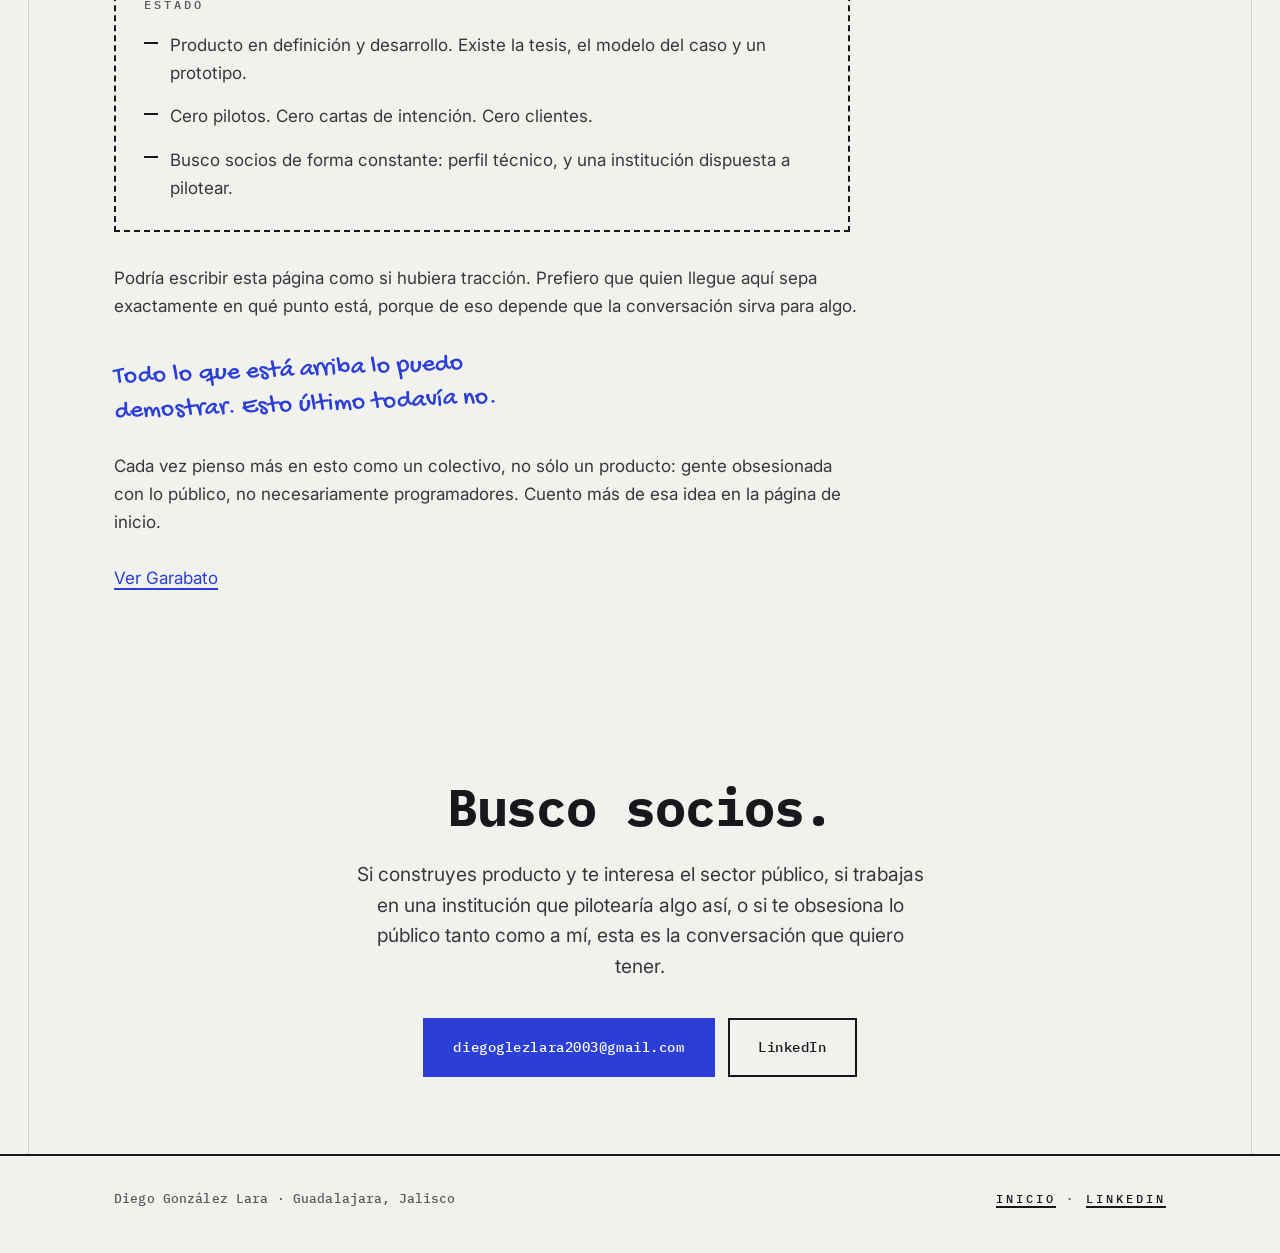
<file: caso-garabato.html>
<!doctype html>
<html
  lang="es"
  data-titulo-es="Garabato, y la pared con la que sigo chocando — Diego González Lara"
  data-titulo-en="Garabato, and the wall I keep hitting — Diego González Lara"
  data-desc-es="Garabato: herramientas de gestión para el ciclo de los programas públicos. No otro chatbot de gobierno. En desarrollo, sin tracción todavía, buscando socios."
  data-desc-en="Garabato: work-management tools for the public program cycle. Not another government chatbot. In development, no traction yet, looking for partners."
>
  <head>
    <meta charset="utf-8" />
    <meta name="viewport" content="width=device-width, initial-scale=1" />
    <title>Garabato, y la pared con la que sigo chocando — Diego González Lara</title>
    <meta
      name="description"
      content="Garabato: herramientas de gestión para el ciclo de los programas públicos. No otro chatbot de gobierno. En desarrollo, sin tracción todavía, buscando socios."
    />
    <meta name="theme-color" content="#f1f1ed" />
    <link rel="preconnect" href="https://fonts.googleapis.com" />
    <link rel="preconnect" href="https://fonts.gstatic.com" crossorigin />
    <link
      href="https://fonts.googleapis.com/css2?family=IBM+Plex+Mono:wght@400;500;700&family=Inter:wght@400;500;600&family=Gochi+Hand&display=swap"
      rel="stylesheet"
    />
    <link rel="stylesheet" href="assets/styles.css" />
  </head>

  <body>
    <a class="saltar" href="#contenido" data-es="Saltar al contenido" data-en="Skip to content"
      >Saltar al contenido</a
    >

    <svg width="0" height="0" aria-hidden="true" focusable="false" style="position: absolute">
      <filter id="crayon-rough">
        <feTurbulence type="fractalNoise" baseFrequency="0.045" numOctaves="3" seed="7" />
        <feDisplacementMap in="SourceGraphic" scale="4" xChannelSelector="R" yChannelSelector="G" />
      </filter>
    </svg>

    <header class="barra">
      <div class="envoltura barra-cuerpo">
        <a class="marca" href="index.html">Diego González Lara</a>
        <div class="barra-acciones">
          <div
            class="idioma"
            role="group"
            data-es-label="Idioma del sitio"
            data-en-label="Site language"
            aria-label="Idioma del sitio"
          >
            <button type="button" data-idioma="es" aria-pressed="true">ES</button>
            <button type="button" data-idioma="en" aria-pressed="false">EN</button>
          </div>
          <a class="boton boton--fantasma" href="#contacto" data-es="Hablemos" data-en="Let's talk"
            >Hablemos</a
          >
        </div>
      </div>
    </header>

    <div class="pagina">
      <div class="rieles"></div>

      <main id="contenido">
        <section class="caso-portada">
          <div class="envoltura">
            <a class="volver" href="index.html">
              <img src="assets/flecha-mano.png" width="144" height="67" alt="" aria-hidden="true" />
              <span data-es="Volver al inicio" data-en="Back to home">Volver al inicio</span>
            </a>
            <h1
              data-es="Garabato, y la pared con la que sigo chocando"
              data-en="Garabato, and the wall I keep hitting"
            >
              Garabato, y la pared con la que sigo chocando
            </h1>
            <p class="etiqueta" style="margin-top: 1.15rem"
              data-es="En desarrollo · 2026 — hoy"
              data-en="In development · 2026 — now"
            >
              En desarrollo · 2026 — hoy
            </p>
            <p class="guia"
              data-es="Es mi proyecto principal ahora mismo. Herramientas de gestión para el ciclo de los programas públicos, construidas alrededor de la matriz de indicadores y la teoría de cambio. No tiene tracción todavía, y busco socios."
              data-en="It is my main project right now. Work-management tools for the public program cycle, built around indicator matrices and theory of change. It has no traction yet, and I'm looking for partners."
            >
              Es mi proyecto principal ahora mismo. Herramientas de gestión para el ciclo de los
              programas públicos, construidas alrededor de la matriz de indicadores y la teoría de
              cambio. No tiene tracción todavía, y busco socios.
            </p>
          </div>
        </section>

        <section aria-labelledby="t-pared">
          <div class="envoltura">
            <span
              class="kicker"
              style="--kicker-color: var(--rojo)"
              data-es="La pared"
              data-en="The wall"
              >La pared</span
            >
            <div class="prosa">
              <h2 id="t-pared" data-es="Empezó en un Excel" data-en="It started in a spreadsheet">
                Empezó en un Excel
              </h2>
              <p
                data-es="En IMEPLAN mantuve el SIMER, el sistema de monitoreo del Plan de Acción Climática Metropolitano. Eran 32 matrices de indicadores, cada una en su propio Excel, cada una con acciones distintas para alrededor de once actores con responsabilidades parecidas. Mi trabajo era mantener cada indicador vivo y asegurar que los actores pudieran reportar sus acciones dentro del sistema."
                data-en="At IMEPLAN I maintained SIMER, the monitoring system for the Metropolitan Climate Action Plan. It was 32 indicator matrices, each in its own spreadsheet, each with different actions for about eleven actors with overlapping responsibilities. My job was keeping every indicator alive and making sure those actors could report their actions inside the system."
              >
                En IMEPLAN mantuve el SIMER, el sistema de monitoreo del Plan de Acción Climática
                Metropolitano. Eran 32 matrices de indicadores, cada una en su propio Excel, cada una
                con acciones distintas para alrededor de once actores con responsabilidades parecidas.
                Mi trabajo era mantener cada indicador vivo y asegurar que los actores pudieran
                reportar sus acciones dentro del sistema.
              </p>
              <p
                data-es="Era horrible de mantener. Y como era practicante, proponer un cambio se bloqueaba fácil. Esa es la pared, y me la he vuelto a encontrar en cada trabajo desde entonces."
                data-en="It was awful to maintain. And as an intern, proposing a change was easy to block. That is the wall, and I have run into it again in every job since."
              >
                Era horrible de mantener. Y como era practicante, proponer un cambio se bloqueaba
                fácil. Esa es la pared, y me la he vuelto a encontrar en cada trabajo desde entonces.
              </p>
            </div>
          </div>
        </section>

        <section aria-labelledby="t-tesis">
          <div class="envoltura">
            <blockquote class="hallazgo">
              <h2 id="t-tesis" class="solo-lectores" data-es="La tesis" data-en="The thesis">La tesis</h2>
              <p
                data-es="Dejemos de esconder las herramientas detrás de habilidades difíciles."
                data-en="Stop hiding the tools behind hard-won skills."
              >
                Dejemos de esconder las herramientas detrás de habilidades difíciles.
              </p>
              <p style="font-family: var(--sans); font-size: 1rem; font-weight: 400; letter-spacing: 0; max-width: var(--medida); margin-top: 1.5rem"
                data-es="Creo que podemos hacer mejores herramientas para las personas servidoras públicas, pero también para estudiantes y para cualquiera que quiera generar un cambio. Hacer el diseño público más efectivo y, al mismo tiempo, más fácil."
                data-en="I believe we can build better tools for public servants, but also for students and for anyone who wants to create change. Make public design more effective and, at the same time, easier."
              >
                Creo que podemos hacer mejores herramientas para las personas servidoras públicas, pero
                también para estudiantes y para cualquiera que quiera generar un cambio. Hacer el
                diseño público más efectivo y, al mismo tiempo, más fácil.
              </p>
            </blockquote>
          </div>
        </section>

        <section aria-labelledby="t-no-es">
          <div class="envoltura">
            <span
              class="kicker"
              style="--kicker-color: var(--esmeralda)"
              data-es="Qué no es"
              data-en="What it isn't"
              >Qué no es</span
            >
            <h2 id="t-no-es"
              data-es="No es transformación digital digitalizar la burocracia"
              data-en="Digitizing bureaucracy is not digital transformation"
            >
              No es transformación digital digitalizar la burocracia
            </h2>

            <div class="contraste" style="margin-top: 2.25rem">
              <div class="contraste-lado contraste-lado--antes">
                <p class="etiqueta" data-es="Lo que no quiero construir" data-en="What I don't want to build">
                  Lo que no quiero construir
                </p>
                <ul class="hechos" style="margin-top: 1rem">
                  <li data-es="El típico modelo de lenguaje para gobiernos" data-en="The usual large language model for government">El típico modelo de lenguaje para gobiernos</li>
                  <li data-es="Chatbots para atender demandas ciudadanas" data-en="Chatbots for handling citizen requests">Chatbots para atender demandas ciudadanas</li>
                  <li data-es="Formatos de papel convertidos en formatos de pantalla" data-en="Paper forms turned into screen forms">Formatos de papel convertidos en formatos de pantalla</li>
                </ul>
              </div>
              <div class="contraste-lado contraste-lado--despues">
                <p class="etiqueta" style="color: rgba(241,241,237,0.75)" data-es="Lo que sí" data-en="What instead">
                  Lo que sí
                </p>
                <ul class="hechos" style="margin-top: 1rem">
                  <li data-es="Herramientas útiles del día a día, para quien realmente hace el trabajo" data-en="Day-to-day useful tools, for the people actually doing the work">Herramientas útiles del día a día, para quien realmente hace el trabajo</li>
                  <li data-es="La matriz de indicadores y la teoría de cambio dentro del modelo de datos, no como anexo" data-en="Indicator matrices and theory of change inside the data model, not bolted on">La matriz de indicadores y la teoría de cambio dentro del modelo de datos, no como anexo</li>
                  <li data-es="Una transformación digital de verdad, no una copia digital del trámite" data-en="Real digital transformation, not a digital copy of the paperwork">Una transformación digital de verdad, no una copia digital del trámite</li>
                </ul>
              </div>
            </div>
          </div>
        </section>

        <section aria-labelledby="t-quien">
          <div class="envoltura">
            <h2 id="t-quien" data-es="Tres tipos de persona, una misma herramienta" data-en="Three kinds of person, one tool">
              Tres tipos de persona, una misma herramienta
            </h2>

            <ol class="etapas lista-limpia" style="margin-top: 2.5rem">
              <li>
                <span class="clave" data-es="Gobierno" data-en="Government">Gobierno</span>
                <p data-es="Personas servidoras públicas que tienen que diseñar, ejecutar y defender un programa con evidencia." data-en="Public servants who have to design, run and defend a program with evidence.">Personas servidoras públicas que tienen que diseñar, ejecutar y defender un programa con evidencia.</p>
              </li>
              <li>
                <span class="clave" data-es="Aula" data-en="Classroom">Aula</span>
                <p data-es="Estudiantes que están aprendiendo a diseñar políticas públicas y hoy lo hacen con plantillas sueltas." data-en="Students learning to design public policy who today do it with loose templates.">Estudiantes que están aprendiendo a diseñar políticas públicas y hoy lo hacen con plantillas sueltas.</p>
              </li>
              <li>
                <span class="clave" data-es="Cambio" data-en="Change">Cambio</span>
                <p data-es="Organizaciones y personas que quieren generar un cambio y necesitan argumentarlo de forma defendible." data-en="Organizations and people who want to create change and need to argue for it defensibly.">Organizaciones y personas que quieren generar un cambio y necesitan argumentarlo de forma defendible.</p>
              </li>
            </ol>
          </div>
        </section>

        <section aria-labelledby="t-estado">
          <div class="envoltura">
            <span
              class="kicker"
              style="--kicker-color: var(--morado)"
              data-es="Dónde va"
              data-en="Where it stands"
              >Dónde va</span
            >
            <h2 id="t-estado" data-es="Honestamente: al principio" data-en="Honestly: at the beginning">
              Honestamente: al principio
            </h2>

            <div class="estado" style="margin-top: 2rem; max-width: 46rem">
              <p class="etiqueta" data-es="Estado" data-en="Status">Estado</p>
              <ul class="hechos" style="margin-top: 1rem">
                <li data-es="Producto en definición y desarrollo. Existe la tesis, el modelo del caso y un prototipo." data-en="Product in definition and development. The thesis, the case model and a prototype exist.">Producto en definición y desarrollo. Existe la tesis, el modelo del caso y un prototipo.</li>
                <li data-es="Cero pilotos. Cero cartas de intención. Cero clientes." data-en="Zero pilots. Zero letters of intent. Zero customers.">Cero pilotos. Cero cartas de intención. Cero clientes.</li>
                <li data-es="Busco socios de forma constante: perfil técnico, y una institución dispuesta a pilotear." data-en="I am constantly looking for partners: a technical profile, and an institution willing to pilot.">Busco socios de forma constante: perfil técnico, y una institución dispuesta a pilotear.</li>
              </ul>
            </div>

            <p style="margin-top: 2rem"
              data-es="Podría escribir esta página como si hubiera tracción. Prefiero que quien llegue aquí sepa exactamente en qué punto está, porque de eso depende que la conversación sirva para algo."
              data-en="I could write this page as if there were traction. I'd rather whoever lands here knows exactly where it stands, because that's what makes the conversation worth having."
            >
              Podría escribir esta página como si hubiera tracción. Prefiero que quien llegue aquí sepa
              exactamente en qué punto está, porque de eso depende que la conversación sirva para algo.
            </p>

            <p class="mano" style="margin-top: 2rem"
              data-es="Todo lo que está arriba lo puedo demostrar. Esto último todavía no."
              data-en="Everything above this I can prove. This last part, not yet."
            >
              Todo lo que está arriba lo puedo demostrar. Esto último todavía no.
            </p>

            <p style="margin-top: 1.5rem"
              data-es="Cada vez pienso más en esto como un colectivo, no sólo un producto: gente obsesionada con lo público, no necesariamente programadores. Cuento más de esa idea en la página de inicio."
              data-en="I increasingly think of this as a collective, not just a product: people obsessed with the public interest, not necessarily programmers. I write more about that idea on the homepage."
            >
              Cada vez pienso más en esto como un colectivo, no sólo un producto: gente obsesionada
              con lo público, no necesariamente programadores. Cuento más de esa idea en la página
              de inicio.
            </p>

            <p style="margin-top: 1.75rem">
              <a href="https://institutokune.org" target="_blank" rel="noopener"
                data-es="Ver Garabato"
                data-en="See Garabato"
                >Ver Garabato</a
              >
            </p>
          </div>
        </section>

        <section class="contacto" id="contacto" aria-labelledby="t-contacto">
          <div class="envoltura">
            <h2 id="t-contacto" data-es="Busco socios." data-en="I'm looking for partners.">
              Busco socios.
            </h2>
            <p class="guia" style="margin-top: 1.5rem"
              data-es="Si construyes producto y te interesa el sector público, si trabajas en una institución que pilotearía algo así, o si te obsesiona lo público tanto como a mí, esta es la conversación que quiero tener."
              data-en="If you build product and care about the public sector, if you work at an institution that would pilot something like this, or if you're as obsessed with the public interest as I am, that is the conversation I want to have."
            >
              Si construyes producto y te interesa el sector público, si trabajas en una institución
              que pilotearía algo así, o si te obsesiona lo público tanto como a mí, esta es la
              conversación que quiero tener.
            </p>
            <div class="contacto-acciones">
              <a class="boton boton--primario" href="mailto:diegoglezlara2003@gmail.com"
                >diegoglezlara2003@gmail.com</a
              >
              <a
                class="boton boton--fantasma"
                href="https://www.linkedin.com/in/diegoglezlara"
                target="_blank" rel="noopener"
                >LinkedIn</a
              >
            </div>
          </div>
        </section>
      </main>
    </div>

    <footer class="pie">
      <div class="envoltura pie-cuerpo">
        <p class="etiqueta etiqueta--larga" style="margin: 0">Diego González Lara · Guadalajara, Jalisco</p>
        <p class="etiqueta" style="margin: 0">
          <a href="index.html" data-es="Inicio" data-en="Home">Inicio</a> ·
          <a href="https://www.linkedin.com/in/diegoglezlara" target="_blank" rel="noopener">LinkedIn</a>
        </p>
      </div>
    </footer>

    <script src="assets/site.js"></script>
  </body>
</html>
</file>
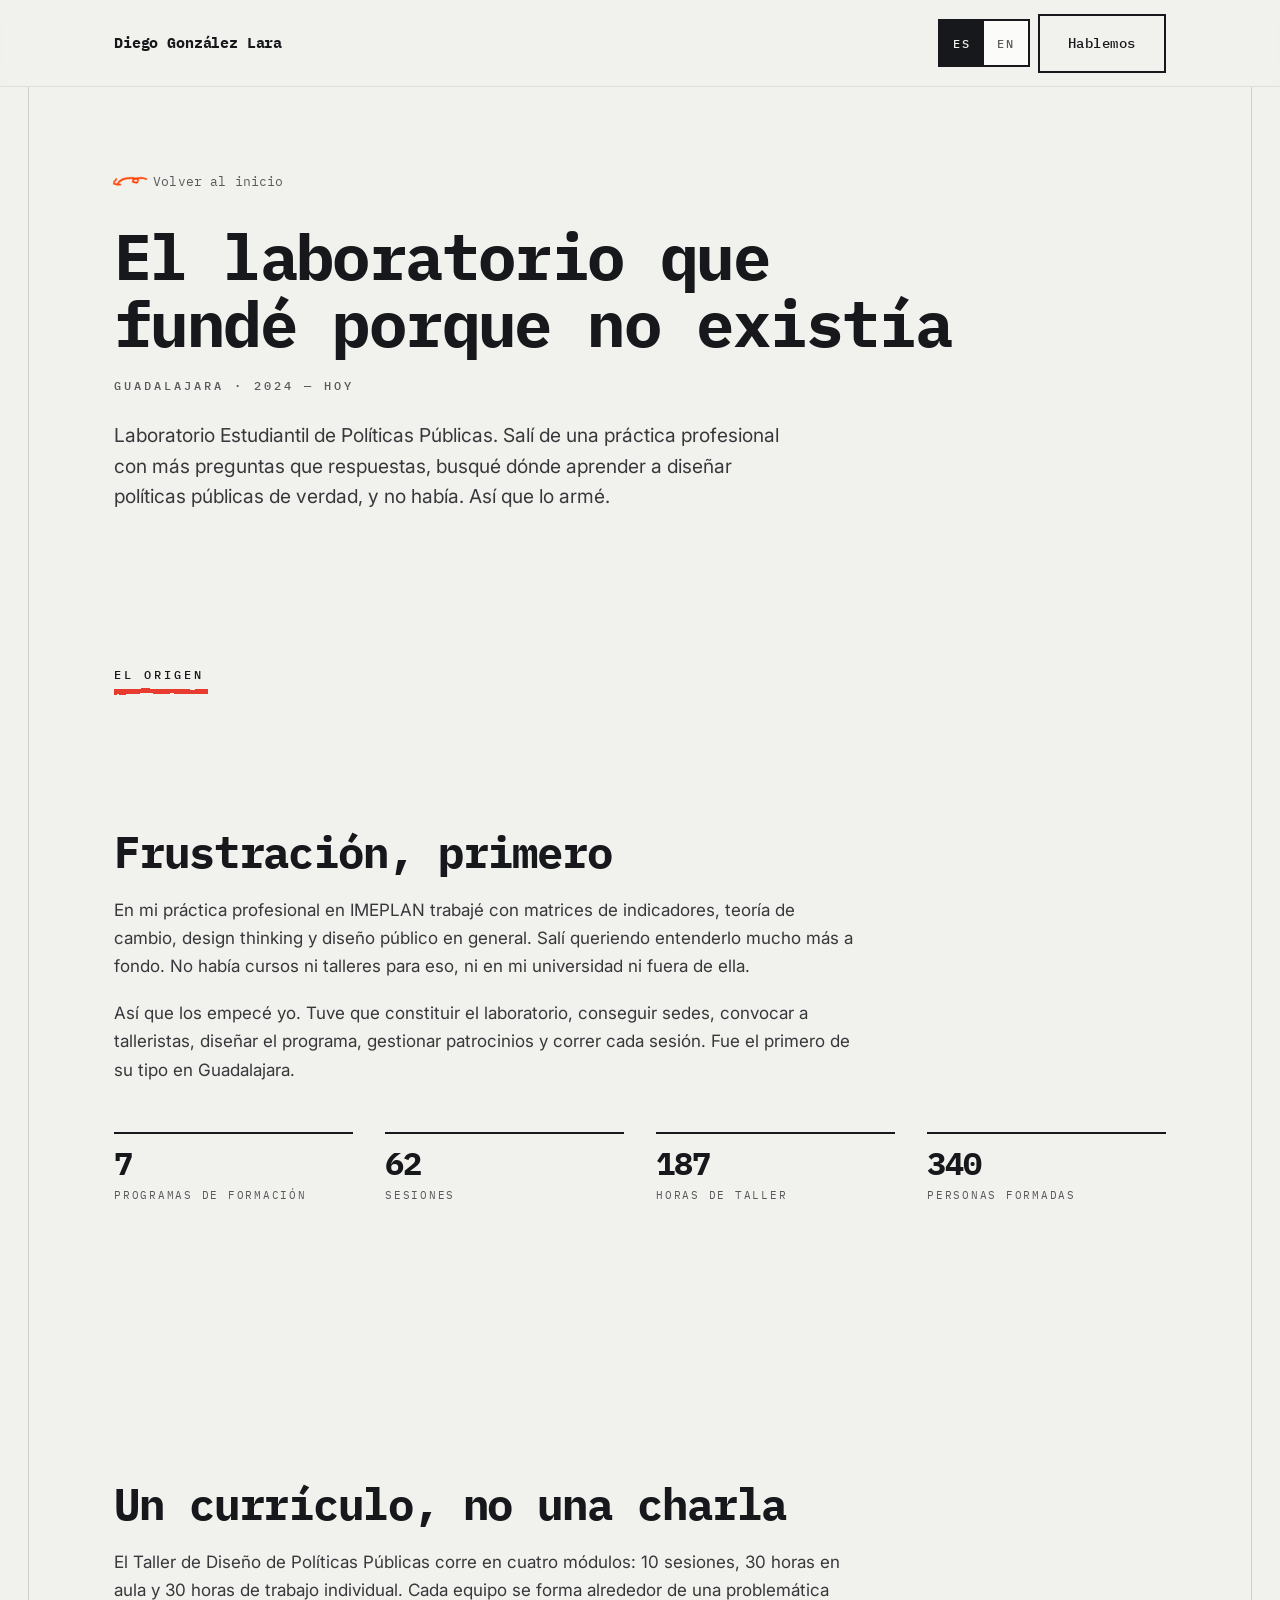
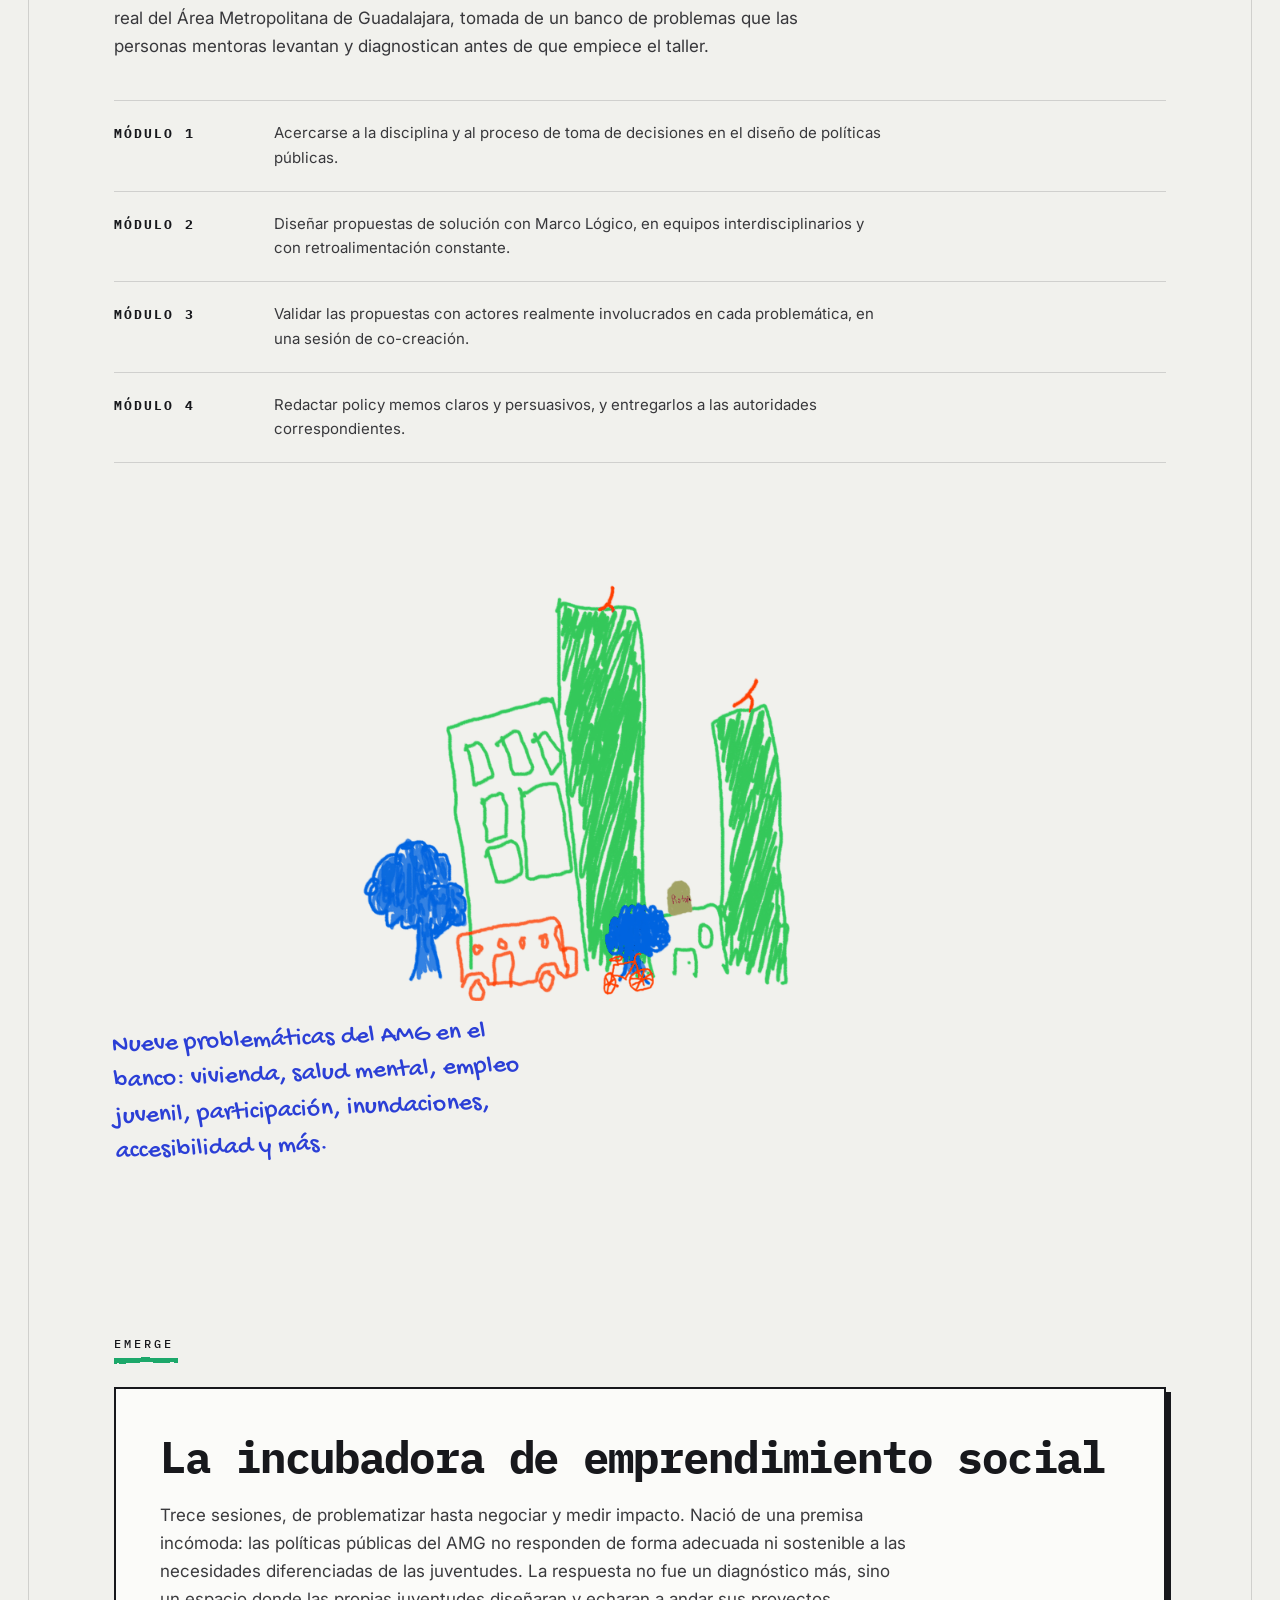
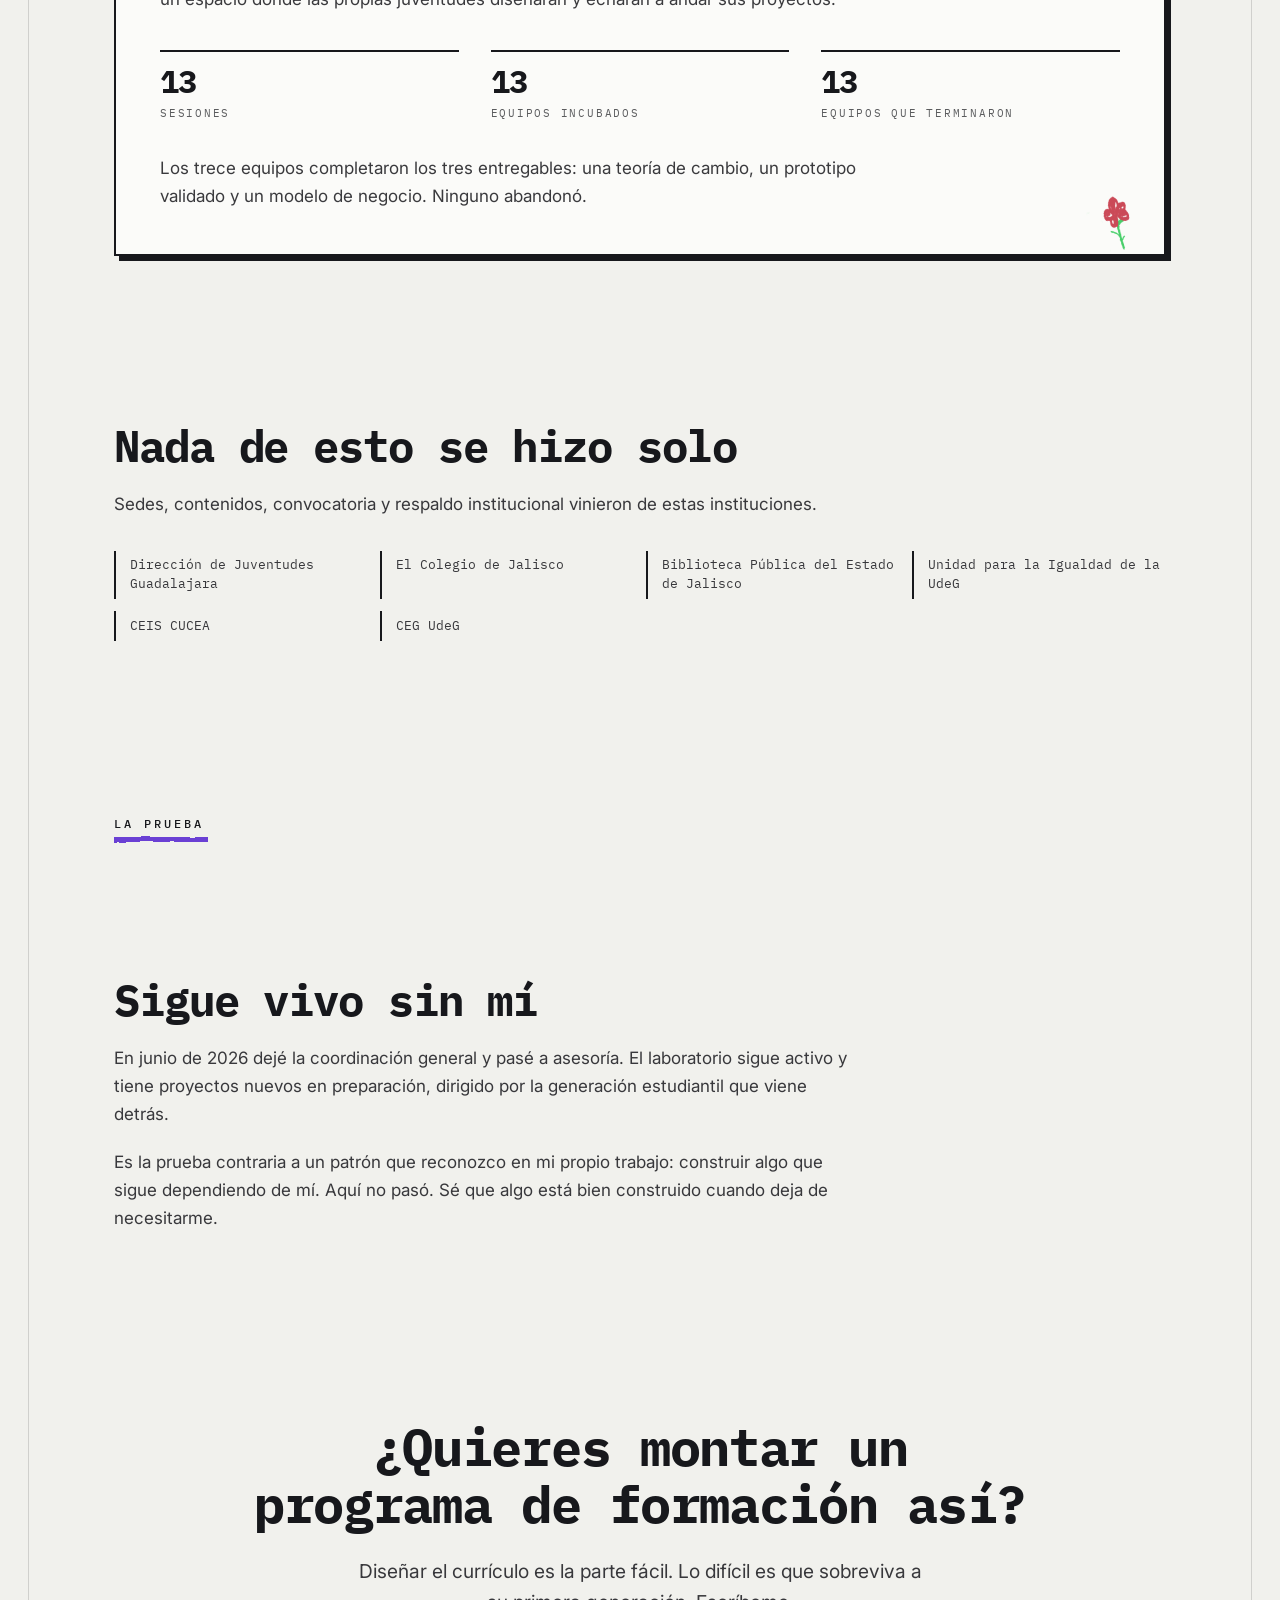
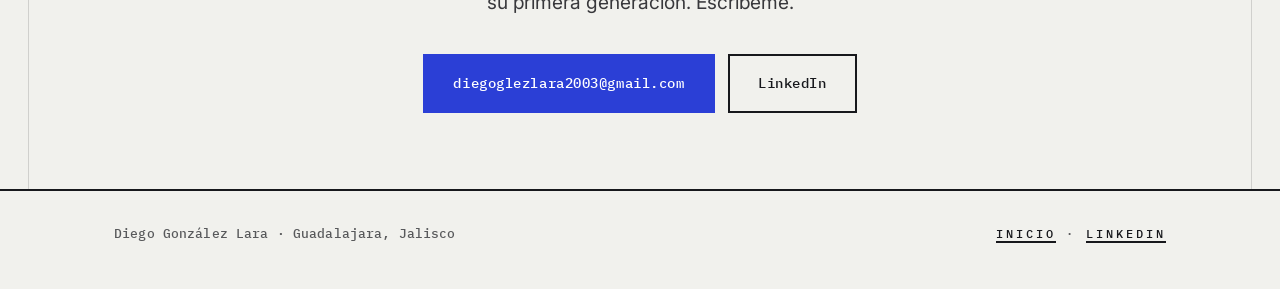
<file: caso-lepp.html>
<!doctype html>
<html
  lang="es"
  data-titulo-es="El laboratorio que fundé porque no existía — Diego González Lara"
  data-titulo-en="The lab I founded because it didn't exist — Diego González Lara"
  data-desc-es="Laboratorio Estudiantil de Políticas Públicas: siete programas de formación, 62 sesiones, 187 horas, 340 personas, y la incubadora EMERGE. Sigue vivo sin mí."
  data-desc-en="Student Public Policy Lab: seven training programs, 62 sessions, 187 hours, 340 people, and the EMERGE incubator. It runs without me."
>
  <head>
    <meta charset="utf-8" />
    <meta name="viewport" content="width=device-width, initial-scale=1" />
    <title>El laboratorio que fundé porque no existía — Diego González Lara</title>
    <meta
      name="description"
      content="Laboratorio Estudiantil de Políticas Públicas: siete programas de formación, 62 sesiones, 187 horas, 340 personas, y la incubadora EMERGE. Sigue vivo sin mí."
    />
    <meta name="theme-color" content="#f1f1ed" />
    <link rel="preconnect" href="https://fonts.googleapis.com" />
    <link rel="preconnect" href="https://fonts.gstatic.com" crossorigin />
    <link
      href="https://fonts.googleapis.com/css2?family=IBM+Plex+Mono:wght@400;500;700&family=Inter:wght@400;500;600&family=Gochi+Hand&display=swap"
      rel="stylesheet"
    />
    <link rel="stylesheet" href="assets/styles.css" />
  </head>

  <body>
    <a class="saltar" href="#contenido" data-es="Saltar al contenido" data-en="Skip to content"
      >Saltar al contenido</a
    >

    <svg width="0" height="0" aria-hidden="true" focusable="false" style="position: absolute">
      <filter id="crayon-rough">
        <feTurbulence type="fractalNoise" baseFrequency="0.045" numOctaves="3" seed="7" />
        <feDisplacementMap in="SourceGraphic" scale="4" xChannelSelector="R" yChannelSelector="G" />
      </filter>
    </svg>

    <header class="barra">
      <div class="envoltura barra-cuerpo">
        <a class="marca" href="index.html">Diego González Lara</a>
        <div class="barra-acciones">
          <div
            class="idioma"
            role="group"
            data-es-label="Idioma del sitio"
            data-en-label="Site language"
            aria-label="Idioma del sitio"
          >
            <button type="button" data-idioma="es" aria-pressed="true">ES</button>
            <button type="button" data-idioma="en" aria-pressed="false">EN</button>
          </div>
          <a class="boton boton--fantasma" href="#contacto" data-es="Hablemos" data-en="Let's talk"
            >Hablemos</a
          >
        </div>
      </div>
    </header>

    <div class="pagina">
      <div class="rieles"></div>

      <main id="contenido">
        <section class="caso-portada">
          <div class="envoltura">
            <a class="volver" href="index.html">
              <img src="assets/flecha-mano.png" width="144" height="67" alt="" aria-hidden="true" />
              <span data-es="Volver al inicio" data-en="Back to home">Volver al inicio</span>
            </a>
            <h1
              data-es="El laboratorio que fundé porque no existía"
              data-en="The lab I founded because it didn't exist"
            >
              El laboratorio que fundé porque no existía
            </h1>
            <p class="etiqueta" style="margin-top: 1.15rem"
              data-es="Guadalajara · 2024 — hoy"
              data-en="Guadalajara · 2024 — now"
            >
              Guadalajara · 2024 — hoy
            </p>
            <p class="guia"
              data-es="Laboratorio Estudiantil de Políticas Públicas. Salí de una práctica profesional con más preguntas que respuestas, busqué dónde aprender a diseñar políticas públicas de verdad, y no había. Así que lo armé."
              data-en="The Student Public Policy Lab. I left an internship with more questions than answers, went looking for somewhere to learn how public policy is actually designed, and there was nowhere. So I built it."
            >
              Laboratorio Estudiantil de Políticas Públicas. Salí de una práctica profesional con más
              preguntas que respuestas, busqué dónde aprender a diseñar políticas públicas de verdad,
              y no había. Así que lo armé.
            </p>
          </div>
        </section>

        <section aria-labelledby="t-origen">
          <div class="envoltura">
            <span
              class="kicker"
              style="--kicker-color: var(--rojo)"
              data-es="El origen"
              data-en="The origin"
              >El origen</span
            >
            <div class="prosa">
              <h2 id="t-origen" data-es="Frustración, primero" data-en="Frustration, first">
                Frustración, primero
              </h2>
              <p
                data-es="En mi práctica profesional en IMEPLAN trabajé con matrices de indicadores, teoría de cambio, design thinking y diseño público en general. Salí queriendo entenderlo mucho más a fondo. No había cursos ni talleres para eso, ni en mi universidad ni fuera de ella."
                data-en="During my internship at IMEPLAN I worked with indicator matrices, theory of change, design thinking and public design in general. I came out wanting to understand it far more deeply. There were no courses or workshops for that, inside my university or outside it."
              >
                En mi práctica profesional en IMEPLAN trabajé con matrices de indicadores, teoría de
                cambio, design thinking y diseño público en general. Salí queriendo entenderlo mucho
                más a fondo. No había cursos ni talleres para eso, ni en mi universidad ni fuera de
                ella.
              </p>
              <p
                data-es="Así que los empecé yo. Tuve que constituir el laboratorio, conseguir sedes, convocar a talleristas, diseñar el programa, gestionar patrocinios y correr cada sesión. Fue el primero de su tipo en Guadalajara."
                data-en="So I started them myself. I had to constitute the lab, secure venues, recruit facilitators, design the curriculum, manage sponsorships and run every session. It was the first of its kind in Guadalajara."
              >
                Así que los empecé yo. Tuve que constituir el laboratorio, conseguir sedes, convocar a
                talleristas, diseñar el programa, gestionar patrocinios y correr cada sesión. Fue el
                primero de su tipo en Guadalajara.
              </p>
            </div>

            <dl class="tira-datos" style="margin-top: 3rem">
              <div>
                <dt>7</dt>
                <dd data-es="Programas de formación" data-en="Training programs">Programas de formación</dd>
              </div>
              <div>
                <dt>62</dt>
                <dd data-es="Sesiones" data-en="Sessions">Sesiones</dd>
              </div>
              <div>
                <dt>187</dt>
                <dd data-es="Horas de taller" data-en="Workshop hours">Horas de taller</dd>
              </div>
              <div>
                <dt>340</dt>
                <dd data-es="Personas formadas" data-en="People trained">Personas formadas</dd>
              </div>
            </dl>
          </div>
        </section>

        <section aria-labelledby="t-taller">
          <div class="envoltura">
            <div class="prosa">
              <h2 id="t-taller" data-es="Un currículo, no una charla" data-en="A curriculum, not a talk">
                Un currículo, no una charla
              </h2>
              <p
                data-es="El Taller de Diseño de Políticas Públicas corre en cuatro módulos: 10 sesiones, 30 horas en aula y 30 horas de trabajo individual. Cada equipo se forma alrededor de una problemática real del Área Metropolitana de Guadalajara, tomada de un banco de problemas que las personas mentoras levantan y diagnostican antes de que empiece el taller."
                data-en="The Public Policy Design Workshop runs in four modules: 10 sessions, 30 classroom hours and 30 hours of individual work. Each team forms around a real problem in the Guadalajara metropolitan area, drawn from a problem bank that the mentors build and diagnose before the workshop begins."
              >
                El Taller de Diseño de Políticas Públicas corre en cuatro módulos: 10 sesiones, 30
                horas en aula y 30 horas de trabajo individual. Cada equipo se forma alrededor de una
                problemática real del Área Metropolitana de Guadalajara, tomada de un banco de
                problemas que las personas mentoras levantan y diagnostican antes de que empiece el
                taller.
              </p>
            </div>

            <ol class="etapas lista-limpia" style="margin-top: 2.5rem">
              <li>
                <span class="clave" data-es="Módulo 1" data-en="Module 1">Módulo 1</span>
                <p data-es="Acercarse a la disciplina y al proceso de toma de decisiones en el diseño de políticas públicas." data-en="Approaching the discipline and the decision-making process behind policy design.">Acercarse a la disciplina y al proceso de toma de decisiones en el diseño de políticas públicas.</p>
              </li>
              <li>
                <span class="clave" data-es="Módulo 2" data-en="Module 2">Módulo 2</span>
                <p data-es="Diseñar propuestas de solución con Marco Lógico, en equipos interdisciplinarios y con retroalimentación constante." data-en="Designing solutions with the Logical Framework, in interdisciplinary teams and under constant feedback.">Diseñar propuestas de solución con Marco Lógico, en equipos interdisciplinarios y con retroalimentación constante.</p>
              </li>
              <li>
                <span class="clave" data-es="Módulo 3" data-en="Module 3">Módulo 3</span>
                <p data-es="Validar las propuestas con actores realmente involucrados en cada problemática, en una sesión de co-creación." data-en="Validating the proposals with the actors actually involved in each problem, in a co-creation session.">Validar las propuestas con actores realmente involucrados en cada problemática, en una sesión de co-creación.</p>
              </li>
              <li>
                <span class="clave" data-es="Módulo 4" data-en="Module 4">Módulo 4</span>
                <p data-es="Redactar policy memos claros y persuasivos, y entregarlos a las autoridades correspondientes." data-en="Writing clear, persuasive policy memos and delivering them to the relevant authorities.">Redactar policy memos claros y persuasivos, y entregarlos a las autoridades correspondientes.</p>
              </li>
            </ol>

            <figure style="margin: 2.5rem 0 0">
              <img
                src="assets/ciudad.png"
                width="880"
                height="622"
                loading="lazy"
                data-es-alt="Dibujo a crayón del Área Metropolitana de Guadalajara"
                data-en-alt="Crayon drawing of the Guadalajara metropolitan area"
                alt="Dibujo a crayón del Área Metropolitana de Guadalajara"
                style="width: 100%; max-width: 44rem"
              />
              <figcaption class="mano" style="margin-top: 1.25rem">
                <span
                  data-es="Nueve problemáticas del AMG en el banco: vivienda, salud mental, empleo juvenil, participación, inundaciones, accesibilidad y más."
                  data-en="Nine metro-area problems in the bank: housing, mental health, youth employment, participation, flooding, accessibility and more."
                  >Nueve problemáticas del AMG en el banco: vivienda, salud mental, empleo juvenil,
                  participación, inundaciones, accesibilidad y más.</span
                >
              </figcaption>
            </figure>
          </div>
        </section>

        <section aria-labelledby="t-emerge">
          <div class="envoltura">
            <span
              class="kicker"
              style="--kicker-color: var(--esmeralda)"
              data-es="EMERGE"
              data-en="EMERGE"
              >EMERGE</span
            >

            <div class="marco marco--alto">
              <img
                class="asoma"
                src="assets/amapola.png"
                width="520"
                height="368"
                alt=""
                aria-hidden="true"
                loading="lazy"
                style="width: 170px; right: -38px; bottom: -34px; transform: rotate(-14deg)"
              />
              <h2 id="t-emerge"
                data-es="La incubadora de emprendimiento social"
                data-en="The social entrepreneurship incubator"
              >
                La incubadora de emprendimiento social
              </h2>
              <p style="margin-top: 1.25rem"
                data-es="Trece sesiones, de problematizar hasta negociar y medir impacto. Nació de una premisa incómoda: las políticas públicas del AMG no responden de forma adecuada ni sostenible a las necesidades diferenciadas de las juventudes. La respuesta no fue un diagnóstico más, sino un espacio donde las propias juventudes diseñaran y echaran a andar sus proyectos."
                data-en="Thirteen sessions, from framing the problem through negotiation and impact measurement. It came from an uncomfortable premise: public policy in the metro area does not respond adequately or sustainably to the differentiated needs of young people. The answer wasn't another diagnosis, but a space where young people design and launch their own projects."
              >
                Trece sesiones, de problematizar hasta negociar y medir impacto. Nació de una premisa
                incómoda: las políticas públicas del AMG no responden de forma adecuada ni sostenible a
                las necesidades diferenciadas de las juventudes. La respuesta no fue un diagnóstico
                más, sino un espacio donde las propias juventudes diseñaran y echaran a andar sus
                proyectos.
              </p>

              <dl class="tira-datos" style="margin-top: 2.25rem">
                <div>
                  <dt>13</dt>
                  <dd data-es="Sesiones" data-en="Sessions">Sesiones</dd>
                </div>
                <div>
                  <dt>13</dt>
                  <dd data-es="Equipos incubados" data-en="Teams incubated">Equipos incubados</dd>
                </div>
                <div>
                  <dt>13</dt>
                  <dd data-es="Equipos que terminaron" data-en="Teams that finished">Equipos que terminaron</dd>
                </div>
              </dl>

              <p style="margin-top: 2rem"
                data-es="Los trece equipos completaron los tres entregables: una teoría de cambio, un prototipo validado y un modelo de negocio. Ninguno abandonó."
                data-en="All thirteen teams completed the three deliverables: a theory of change, a validated prototype and a business model. None dropped out."
              >
                Los trece equipos completaron los tres entregables: una teoría de cambio, un prototipo
                validado y un modelo de negocio. Ninguno abandonó.
              </p>
            </div>
          </div>
        </section>

        <section aria-labelledby="t-aliados">
          <div class="envoltura">
            <h2 id="t-aliados" data-es="Nada de esto se hizo solo" data-en="None of this happened alone">
              Nada de esto se hizo solo
            </h2>
            <p style="margin-top: 1.25rem"
              data-es="Sedes, contenidos, convocatoria y respaldo institucional vinieron de estas instituciones."
              data-en="Venues, content, outreach and institutional backing came from these institutions."
            >
              Sedes, contenidos, convocatoria y respaldo institucional vinieron de estas instituciones.
            </p>

            <ul class="aliados lista-limpia" style="margin-top: 2rem">
              <li>Dirección de Juventudes Guadalajara</li>
              <li>El Colegio de Jalisco</li>
              <li>Biblioteca Pública del Estado de Jalisco</li>
              <li>Unidad para la Igualdad de la UdeG</li>
              <li>CEIS CUCEA</li>
              <li>CEG UdeG</li>
            </ul>
          </div>
        </section>

        <section aria-labelledby="t-sinmi">
          <div class="envoltura">
            <span
              class="kicker"
              style="--kicker-color: var(--morado)"
              data-es="La prueba"
              data-en="The proof"
              >La prueba</span
            >
            <div class="prosa">
              <h2 id="t-sinmi" data-es="Sigue vivo sin mí" data-en="It runs without me">
                Sigue vivo sin mí
              </h2>
              <p
                data-es="En junio de 2026 dejé la coordinación general y pasé a asesoría. El laboratorio sigue activo y tiene proyectos nuevos en preparación, dirigido por la generación estudiantil que viene detrás."
                data-en="In June 2026 I stepped out of general coordination and moved to an advisory role. The lab is still active, with new projects in preparation, led by the student generation that came after me."
              >
                En junio de 2026 dejé la coordinación general y pasé a asesoría. El laboratorio sigue
                activo y tiene proyectos nuevos en preparación, dirigido por la generación estudiantil
                que viene detrás.
              </p>
              <p
                data-es="Es la prueba contraria a un patrón que reconozco en mi propio trabajo: construir algo que sigue dependiendo de mí. Aquí no pasó. Sé que algo está bien construido cuando deja de necesitarme."
                data-en="It's the counter-proof to a pattern I recognize in my own work: building something that keeps depending on me. That didn't happen here. I know something is well built when it stops needing me."
              >
                Es la prueba contraria a un patrón que reconozco en mi propio trabajo: construir algo
                que sigue dependiendo de mí. Aquí no pasó. Sé que algo está bien construido cuando
                deja de necesitarme.
              </p>
            </div>
          </div>
        </section>

        <section class="contacto" id="contacto" aria-labelledby="t-contacto">
          <div class="envoltura">
            <h2 id="t-contacto"
              data-es="¿Quieres montar un programa de formación así?"
              data-en="Want to build a training program like this?"
            >
              ¿Quieres montar un programa de formación así?
            </h2>
            <p class="guia" style="margin-top: 1.5rem"
              data-es="Diseñar el currículo es la parte fácil. Lo difícil es que sobreviva a su primera generación. Escríbeme."
              data-en="Designing the curriculum is the easy part. The hard part is surviving your first cohort. Write to me."
            >
              Diseñar el currículo es la parte fácil. Lo difícil es que sobreviva a su primera
              generación. Escríbeme.
            </p>
            <div class="contacto-acciones">
              <a class="boton boton--primario" href="mailto:diegoglezlara2003@gmail.com"
                >diegoglezlara2003@gmail.com</a
              >
              <a
                class="boton boton--fantasma"
                href="https://www.linkedin.com/in/diegoglezlara"
                target="_blank"
                rel="noopener"
                >LinkedIn</a
              >
            </div>
          </div>
        </section>
      </main>
    </div>

    <footer class="pie">
      <div class="envoltura pie-cuerpo">
        <p class="etiqueta etiqueta--larga" style="margin: 0">Diego González Lara · Guadalajara, Jalisco</p>
        <p class="etiqueta" style="margin: 0">
          <a href="index.html" data-es="Inicio" data-en="Home">Inicio</a> ·
          <a href="https://www.linkedin.com/in/diegoglezlara" target="_blank" rel="noopener">LinkedIn</a>
        </p>
      </div>
    </footer>

    <script src="assets/site.js"></script>
  </body>
</html>
</file>
<file: assets/styles.css>
/* =========================================================================
   Diego González Lara — sistema de estilos
   Variante personal del sistema Garabato. Los dos rieles convergentes son
   la columna vertebral de la página en todos los anchos.
   ========================================================================= */

/* ---------- 1. Tokens ---------------------------------------------------- */

:root {
  /* Papeles y tintas: construyen el expediente */
  --papel: #f1f1ed;
  --papel-tarjeta: #fbfbf9;
  --papel-etiqueta: #e9dcc0;
  --tinta: #17181c;
  --blanco: #ffffff;

  /* Azul Rey Kune: el único color con doble ciudadanía */
  --azul: #2b3fd6;
  --marino: #1e2a78;

  /* Crayones: sólo para marcas hechas a mano */
  --rojo: #e63b2e;
  --naranja: #f58220;
  --amarillo: #ffd21f;
  --esmeralda: #1fa86b;
  --morado: #6a3fd4;

  /* Tintas derivadas — pisos de contraste AA sobre papel */
  --tinta-85: rgba(23, 24, 28, 0.85);
  --tinta-70: rgba(23, 24, 28, 0.7);
  --tinta-15: rgba(23, 24, 28, 0.15);
  --tinta-08: rgba(23, 24, 28, 0.08);

  /* Tipografía */
  --mono: "IBM Plex Mono", ui-monospace, SFMono-Regular, Menlo, monospace;
  --sans: "Inter", system-ui, -apple-system, "Segoe UI", sans-serif;
  --mano: "Gochi Hand", "Bradley Hand", cursive;

  /* Retícula y rieles */
  --medida: 68ch;
  --marco: clamp(1.25rem, 5vw, 4.5rem); /* margen exterior del contenido */
  --paso: clamp(3.25rem, 6.5vw, 6rem); /* ritmo vertical entre secciones */

  /* La sombra es un sello, nunca un halo: cero blur. */
  --sello: 5px 5px 0 0 var(--tinta);
  --sello-chico: 3px 3px 0 0 var(--tinta);
}

/* ---------- 2. Reset y superficies del navegador ------------------------- */

*,
*::before,
*::after {
  box-sizing: border-box;
}

html {
  -webkit-text-size-adjust: 100%;
  scroll-behavior: smooth;
  /* La barra de scroll también es parte del diseño. */
  scrollbar-color: var(--tinta) var(--papel);
  scrollbar-width: thin;
}

@media (prefers-reduced-motion: reduce) {
  html {
    scroll-behavior: auto;
  }
}

body {
  margin: 0;
  background: var(--papel);
  color: var(--tinta);
  font-family: var(--sans);
  font-size: 1.0625rem;
  line-height: 1.65;
  font-synthesis-weight: none;
  -webkit-font-smoothing: antialiased;
}

/* Selección, caret y foco: los pinta el sistema, no el navegador. */
::selection {
  background: var(--azul);
  color: var(--blanco);
}

body {
  caret-color: var(--azul);
}

::-webkit-scrollbar {
  width: 12px;
  height: 12px;
}
::-webkit-scrollbar-track {
  background: var(--papel);
  border-left: 1px solid var(--tinta-15);
}
::-webkit-scrollbar-thumb {
  background: var(--tinta);
  border: 3px solid var(--papel);
}

:focus-visible {
  outline: 3px solid var(--azul);
  outline-offset: 3px;
}

img {
  max-width: 100%;
  height: auto;
  display: block;
}

/* Los datos se leen en columna: cifras tabulares en todo el sitio. */
.mono,
[data-num],
.dato,
th,
td {
  font-variant-numeric: tabular-nums;
}

.solo-lectores {
  position: absolute;
  width: 1px;
  height: 1px;
  padding: 0;
  margin: -1px;
  overflow: hidden;
  clip: rect(0 0 0 0);
  white-space: nowrap;
  border: 0;
}

.saltar {
  position: fixed;
  left: 1rem;
  top: 1rem;
  transform: translateY(-250%);
  z-index: 100;
  background: var(--tinta);
  color: var(--papel);
  font-family: var(--mono);
  font-size: 0.8125rem;
  letter-spacing: 0.12em;
  text-transform: uppercase;
  padding: 0.9rem 1.25rem;
  text-decoration: none;
}
.saltar:focus {
  transform: translateY(0);
}
/* El enlace de salto vive sobre tinta: no puede heredar el hover azul. */
.saltar:hover,
.saltar:focus {
  color: var(--papel);
}

/* ---------- 3. Tipografía ------------------------------------------------ */

h1,
h2,
h3 {
  font-family: var(--mono);
  font-weight: 700;
  margin: 0;
  text-wrap: balance;
  letter-spacing: -0.025em;
}

.posicion {
  font-size: clamp(2.35rem, 6.4vw, 5.25rem);
  line-height: 1.02;
}

h2 {
  font-size: clamp(1.75rem, 3.6vw, 2.75rem);
  line-height: 1.1;
}

h3 {
  font-size: clamp(1.0625rem, 1.5vw, 1.3125rem);
  line-height: 1.25;
  letter-spacing: -0.015em;
}

p {
  margin: 0 0 1.15em;
  max-width: var(--medida);
  color: var(--tinta-85);
}

p:last-child {
  margin-bottom: 0;
}

.guia {
  font-size: clamp(1.0625rem, 1.5vw, 1.25rem);
  line-height: 1.6;
}

/* Etiqueta: mono, mayúsculas, tracking ancho. Metadatos y rótulos. */
.etiqueta {
  font-family: var(--mono);
  font-weight: 500;
  font-size: 0.75rem;
  letter-spacing: 0.25em;
  text-transform: uppercase;
  color: var(--tinta-70);
  margin: 0;
}

/* Cadenas largas en versalitas se vuelven ilegibles: esta variante conserva
   la voz mono de la etiqueta sin las mayúsculas ni el tracking ancho. */
.etiqueta--larga {
  text-transform: none;
  letter-spacing: 0.01em;
  font-size: 0.8125rem;
}

/* Kicker de sección: componente firma del mundo Garabato. El subrayado de
   crayón rota de color por sección. */
.kicker {
  display: inline-block;
  position: relative;
  font-family: var(--mono);
  font-weight: 500;
  font-size: 0.75rem;
  letter-spacing: 0.25em;
  text-transform: uppercase;
  color: var(--tinta);
  padding-bottom: 0.55rem;
  margin-bottom: 1.5rem;
}
.kicker::after {
  content: "";
  position: absolute;
  left: 0;
  right: -0.35em;
  bottom: 0;
  height: 5px;
  background: var(--kicker-color, var(--azul));
  filter: url(#crayon-rough);
}

/* La mano: una anotación por sección, jamás un sistema. */
.mano {
  font-family: var(--mano);
  font-size: clamp(1.1875rem, 2vw, 1.625rem);
  line-height: 1.38;
  color: var(--azul);
  transform: rotate(-2.2deg);
  max-width: 28ch;
}

a {
  color: var(--azul);
  text-decoration-thickness: 2px;
  text-underline-offset: 0.22em;
}
a:hover {
  color: var(--marino);
}

/* ---------- 4. Los rieles ---------------------------------------------- */
/*
   Dos hairlines verticales, rectas, sin animación: marcan el margen de la
   columna de lectura en todos los anchos. Ya no convergen ni se encienden
   — es CSS puro, sin JS, así que funcionan incluso si el script no carga.
   La posición replica en calc() la misma matemática que .envoltura usa
   para centrarse (max-width 1180px + var(--marco)), para que el riel
   quede siempre en el margen vacío y nunca sobre el contenido.
*/

.rieles {
  position: absolute;
  inset: 0;
  z-index: 0;
  pointer-events: none;
}

.rieles::before,
.rieles::after {
  content: "";
  position: absolute;
  top: 0;
  bottom: 0;
  width: 1px;
  background: var(--tinta-15);
}

.rieles::before {
  left: max(8px, calc((100vw - 1180px) / 2 - 22px));
}

.rieles::after {
  right: max(8px, calc((100vw - 1180px) / 2 - 22px));
}

.pagina {
  position: relative;
}

/* Todo el contenido va por encima de los rieles. Se excluye .rieles
   explícitamente: si esta regla lo alcanzara, le ganaría a su position:
   absolute y la capa colapsaría a una fracción del alto de la página. */
.pagina > :not(.rieles) {
  position: relative;
  z-index: 1;
}

/* ---------- 5. Retícula ---------------------------------------------------*/

.envoltura {
  max-width: 1180px;
  margin-inline: auto;
  padding-inline: var(--marco);
}

section {
  padding-block: var(--paso);
}

/* ---------- 6. Marco de tinta (todas las tarjetas) ----------------------- */

.marco {
  position: relative;
  background: var(--papel-tarjeta);
  border: 2px solid var(--tinta);
  box-shadow: var(--sello);
  padding: clamp(1.5rem, 3vw, 2.25rem);
  overflow: hidden;
}

.marco--alto {
  padding: clamp(1.75rem, 3.5vw, 2.75rem);
}

/* Activo de crayón que asoma desde una esquina. Decorativo: se va en móvil. */
.asoma {
  position: absolute;
  pointer-events: none;
  user-select: none;
  opacity: 0.9;
}
@media (max-width: 47.99rem) {
  .asoma {
    display: none;
  }
}

/* ---------- 7. Barra superior -------------------------------------------- */

.barra {
  position: sticky;
  top: 0;
  z-index: 20;
  background: rgba(241, 241, 237, 0.9);
  backdrop-filter: blur(8px);
  border-bottom: 1px solid var(--tinta-08);
}

.barra-cuerpo {
  display: flex;
  align-items: center;
  justify-content: space-between;
  gap: 1rem;
  padding-block: 0.85rem;
}

.marca {
  font-family: var(--mono);
  font-weight: 700;
  font-size: 0.9375rem;
  letter-spacing: -0.01em;
  color: var(--tinta);
  text-decoration: none;
  white-space: nowrap;
}

/* En teléfono sólo caben marca, idioma y CTA si los tres se aprietan. */
@media (max-width: 26rem) {
  .marca {
    font-size: 0.75rem;
  }
  .barra-acciones {
    gap: 0.35rem;
  }
  .idioma button {
    padding: 0.55rem 0.45rem;
    min-width: 38px;
  }
  .barra .boton {
    padding: 0.75rem 0.9rem;
    font-size: 0.8125rem;
  }
}
.marca:hover {
  color: var(--azul);
}

.barra-acciones {
  display: flex;
  align-items: center;
  gap: 0.5rem;
}

/* Conmutador de idioma */
.idioma {
  display: inline-flex;
  border: 2px solid var(--tinta);
  background: var(--papel-tarjeta);
}

.idioma button {
  appearance: none;
  border: 0;
  background: transparent;
  font-family: var(--mono);
  font-weight: 500;
  font-size: 0.75rem;
  letter-spacing: 0.14em;
  color: var(--tinta-70);
  padding: 0.55rem 0.7rem;
  min-height: 44px;
  min-width: 44px;
  cursor: pointer;
}
.idioma button[aria-pressed="true"] {
  background: var(--tinta);
  color: var(--papel);
}
.idioma button:hover:not([aria-pressed="true"]) {
  color: var(--tinta);
}

/* ---------- 8. Botones ---------------------------------------------------- */

.boton {
  display: inline-flex;
  align-items: center;
  justify-content: center;
  gap: 0.6rem;
  font-family: var(--mono);
  font-weight: 500;
  font-size: 0.875rem;
  letter-spacing: 0.04em;
  text-decoration: none;
  padding: 1rem 1.75rem;
  min-height: 44px;
  border: 2px solid var(--tinta);
  cursor: pointer;
  transition: background-color 0.14s ease-out, color 0.14s ease-out,
    transform 0.08s ease-out;
}

.boton--primario {
  background: var(--azul);
  border-color: var(--azul);
  color: var(--blanco);
}
.boton--primario:hover {
  background: var(--marino);
  border-color: var(--marino);
  color: var(--blanco);
}

.boton--fantasma {
  background: transparent;
  color: var(--tinta);
}
.boton--fantasma:hover {
  background: var(--tinta);
  color: var(--papel);
}

.boton:active {
  transform: translateY(1px);
}

@media (prefers-reduced-motion: reduce) {
  .boton {
    transition: none;
  }
}

/* ---------- 9. Portada ---------------------------------------------------- */

.portada {
  padding-block: clamp(3rem, 8vw, 6.5rem) clamp(3.5rem, 8vw, 7rem);
}

.portada-cuerpo {
  display: grid;
  gap: clamp(2rem, 4vw, 3.25rem);
  align-items: end;
}

@media (min-width: 62rem) {
  .portada-cuerpo {
    grid-template-columns: minmax(0, 1.55fr) minmax(0, 0.85fr);
    gap: clamp(2.5rem, 5vw, 4rem);
    /* Sin párrafo de apoyo, el h1 puede ser más corto o más alto que la
       foto según el idioma. Centrar evita que uno de los dos quede
       colgando en el aire cuando no coinciden en altura. */
    align-items: center;
  }
}

.portada p.guia {
  max-width: 54ch;
  margin-top: 1.75rem;
}

.retrato {
  position: relative;
  align-self: end;
  overflow: hidden;
}

.retrato .marco-foto {
  overflow: hidden;
  border: 2px solid var(--tinta);
  box-shadow: var(--sello);
}

.retrato img {
  width: 100%;
  aspect-ratio: 4 / 5;
  object-fit: cover;
  display: block;
  /* Encuadre cerrado sobre el rostro: es una página de credibilidad, no una
     foto de la sala. Valores ajustados para el retrato formal (2026-09-11):
     conserva el escudo de la UdeG y una pista de los objetos sobre la mesa
     sin dejar espacio muerto arriba de la cabeza. */
  object-position: 50% 22%;
  transform: scale(1.28);
  transform-origin: 50% 22%;
}

.retrato .amapola {
  position: absolute;
  width: 42%;
  /* La rotación ensancha la caja: hay que meterla, no alinearla al borde. */
  right: 4%;
  bottom: -7%;
  transform: rotate(-9deg);
  pointer-events: none;
}

/* Sólo asoma fuera del retrato cuando hay margen exterior que lo aguante. */
@media (min-width: 62rem) {
  .retrato .amapola {
    right: -8%;
  }
}

/* ---------- 10. Listas y datos -------------------------------------------- */

.lista-limpia {
  list-style: none;
  margin: 0;
  padding: 0;
}

.tira-datos {
  display: grid;
  gap: 1.5rem 2rem;
  grid-template-columns: repeat(auto-fit, minmax(9.5rem, 1fr));
  margin: 0;
  padding: 0;
}

.tira-datos div {
  border-top: 2px solid var(--tinta);
  padding-top: 0.85rem;
}

.tira-datos dt {
  font-family: var(--mono);
  font-weight: 700;
  font-size: clamp(1.5rem, 3vw, 2rem);
  line-height: 1;
  letter-spacing: -0.03em;
  font-variant-numeric: tabular-nums;
}

.tira-datos dd {
  margin: 0.5rem 0 0;
  font-family: var(--mono);
  font-size: 0.6875rem;
  letter-spacing: 0.16em;
  text-transform: uppercase;
  color: var(--tinta-70);
  line-height: 1.5;
}

/* Lista de hechos con viñeta de trazo */
.hechos {
  list-style: none;
  margin: 0;
  padding: 0;
  display: grid;
  gap: 0.95rem;
}

.hechos li {
  position: relative;
  padding-left: 1.6rem;
  color: var(--tinta-85);
  max-width: var(--medida);
}

.hechos li::before {
  content: "";
  position: absolute;
  left: 0;
  top: 0.62em;
  width: 0.85rem;
  height: 2px;
  background: var(--tinta);
}

/* ---------- 11. Registro (experiencia y formación) ------------------------ */
/*
   Ambas listas comparten el mismo renglón: fecha a la izquierda, y el cargo
   o el detalle siempre a la derecha del nombre. La experiencia además es
   plegable (un <details> por puesto); la formación es estática, sin
   interacción — es la versión "sobria" del mismo patrón.
*/

.registro {
  display: flex;
  flex-direction: column;
  gap: 0.35rem;
  width: 100%;
  text-align: left;
}

.registro-principal {
  display: flex;
  flex-wrap: wrap;
  justify-content: space-between;
  align-items: baseline;
  gap: 0.35rem 1.5rem;
}

.registro-cuando {
  font-family: var(--mono);
  font-size: 0.75rem;
  letter-spacing: 0.14em;
  text-transform: uppercase;
  color: var(--tinta-70);
  font-variant-numeric: tabular-nums;
}

.registro-org {
  font-weight: 600;
  font-size: 1.0625rem;
  color: var(--tinta);
}

.registro-cargo {
  font-family: var(--mono);
  font-size: 0.8125rem;
  color: var(--azul);
  white-space: nowrap;
}

@media (min-width: 48rem) {
  .registro {
    flex-direction: row;
    align-items: baseline;
    gap: 1.75rem;
  }
  .registro-cuando {
    flex: 0 0 8rem;
  }
}

/* Formación: la lista estática ------------------------------------------- */

.formacion {
  list-style: none;
  margin: 0;
  padding: 0;
}

.formacion li {
  padding-block: 1.5rem;
  border-top: 1px solid var(--tinta-15);
}

.formacion li:last-child {
  border-bottom: 1px solid var(--tinta-15);
}

/* Experiencia: la lista plegable ------------------------------------------ */

.experiencia-item {
  border-top: 1px solid var(--tinta-15);
}

.experiencia-item:last-of-type {
  border-bottom: 1px solid var(--tinta-15);
}

.experiencia-resumen {
  display: grid;
  grid-template-columns: 1fr auto;
  align-items: center;
  gap: 1rem;
  padding-block: 1.5rem;
  cursor: pointer;
  list-style: none;
}

/* Oculta el triángulo nativo de <summary>; el signo +/- lo dibuja
   .experiencia-chevron. */
.experiencia-resumen::-webkit-details-marker {
  display: none;
}

.experiencia-resumen:hover .registro-org {
  color: var(--azul);
}

.experiencia-chevron {
  position: relative;
  width: 0.9rem;
  height: 0.9rem;
  flex: none;
}

.experiencia-chevron::before,
.experiencia-chevron::after {
  content: "";
  position: absolute;
  background: var(--tinta);
}

.experiencia-chevron::before {
  left: 0;
  right: 0;
  top: 50%;
  height: 2px;
  transform: translateY(-50%);
}

.experiencia-chevron::after {
  top: 0;
  bottom: 0;
  left: 50%;
  width: 2px;
  transform: translateX(-50%);
  transition: opacity 0.15s ease-out, transform 0.15s ease-out;
}

/* Abierto: la barra vertical desaparece y el "+" se vuelve "-". */
details[open] > .experiencia-resumen .experiencia-chevron::after {
  opacity: 0;
  transform: translateX(-50%) scaleY(0);
}

@media (prefers-reduced-motion: reduce) {
  .experiencia-chevron::after {
    transition: none;
  }
}

.experiencia-cuerpo {
  padding: 0 0 1.75rem;
}

@media (min-width: 48rem) {
  .experiencia-cuerpo {
    padding-left: calc(8rem + 1.75rem);
  }
}

/* ---------- 12. Portafolio de proyectos ------------------------------------ */
/*
   Cada proyecto es una ficha: reutiliza el marco de tinta que antes era
   exclusivo de INGENIA. Ahora es el tratamiento estándar de todo el
   portafolio, INGENIA incluido — nada lleva trato especial.
*/

.portafolio {
  display: grid;
  gap: 1.5rem;
}

@media (min-width: 40rem) {
  .portafolio {
    grid-template-columns: repeat(2, 1fr);
  }
}

/* La tarjeta es el botón que abre el modal: compacta a propósito, todo el
   detalle vive en el <dialog>, no en la tarjeta. */
.ficha-card {
  display: flex;
  flex-direction: column;
  align-items: flex-start;
  gap: 0.6rem;
  width: 100%;
  text-align: left;
  font: inherit;
  color: inherit;
  background: var(--papel-tarjeta);
  border: 2px solid var(--tinta);
  box-shadow: var(--sello);
  padding: clamp(1.25rem, 2.5vw, 1.75rem);
  cursor: pointer;
  transition: transform 0.14s ease-out, box-shadow 0.14s ease-out;
}

.ficha-card:hover {
  transform: translate(-2px, -2px);
  box-shadow: 8px 8px 0 0 var(--tinta);
}

.ficha-card:active {
  transform: translate(1px, 1px);
  box-shadow: var(--sello-chico);
}

.ficha-card h3 {
  color: var(--tinta);
}

.ficha-teaser {
  font-size: 0.9375rem;
  margin: 0;
  color: var(--tinta-70);
}

@media (prefers-reduced-motion: reduce) {
  .ficha-card {
    transition: none;
  }
  .ficha-card:hover {
    transform: none;
  }
}

/* El modal: <dialog> nativo. El navegador resuelve el centrado, el foco,
   la tecla Esc y el fondo — sólo se le da la piel del sistema. */
.ficha-modal {
  width: min(94vw, 40rem);
  max-height: min(86vh, 48rem);
  padding: 0;
  border: 2px solid var(--tinta);
  box-shadow: var(--sello);
  background: var(--papel-tarjeta);
  color: var(--tinta);
}

.ficha-modal::backdrop {
  background: rgba(23, 24, 28, 0.6);
}

.ficha-modal-cuerpo {
  max-height: inherit;
  overflow-y: auto;
  padding: clamp(1.75rem, 4vw, 2.75rem);
  /* Deja el hueco del botón de cierre libre en la esquina, aunque el
     título envuelva varias líneas. */
  padding-right: calc(clamp(1.75rem, 4vw, 2.75rem) + 2.75rem);
}

/* Hijo directo del <dialog>, fuera del cuerpo desplazable: se queda fijo
   en la esquina sin importar cuánto se recorra el contenido. El <dialog>
   ya es "position: fixed" por la hoja de estilos nativa del navegador
   cuando está abierto, así que basta con posicionar contra él. */
.ficha-modal-cerrar {
  position: absolute;
  top: 0.75rem;
  right: 0.75rem;
  display: flex;
  align-items: center;
  justify-content: center;
  width: 44px;
  height: 44px;
  background: var(--papel-tarjeta);
  border: 2px solid var(--tinta);
  font-family: var(--mono);
  font-size: 1.375rem;
  line-height: 1;
  color: var(--tinta);
  cursor: pointer;
  z-index: 1;
}

.ficha-modal-cerrar:hover {
  background: var(--tinta);
  color: var(--papel);
}

/* Enlace de salida de una ficha hacia su caso completo. */
.ir {
  display: inline-flex;
  align-items: center;
  gap: 0.5rem;
  margin-top: 1.5rem;
  font-family: var(--mono);
  font-size: 0.75rem;
  letter-spacing: 0.16em;
  text-transform: uppercase;
  color: var(--azul);
  text-decoration: none;
  background: none;
  border: 0;
  padding: 0;
  cursor: pointer;
}

.ir:hover {
  color: var(--marino);
}

/* ---------- 13. Lo que sigue sin resolver ---------------------------------- */
/*
   La sección firma. Fondo marino: es el único bloque oscuro de la página,
   porque es el único donde Diego habla sin el registro formal.
*/

.sin-resolver {
  background: var(--marino);
  color: var(--papel);
  border: 2px solid var(--tinta);
  box-shadow: var(--sello);
  padding: clamp(1.75rem, 4vw, 3.25rem);
}

.sin-resolver h2,
.sin-resolver h3 {
  color: var(--papel);
}

.sin-resolver p {
  color: rgba(241, 241, 237, 0.88);
}

.sin-resolver .kicker {
  color: var(--papel);
}

.sin-resolver .mano {
  color: var(--amarillo);
}

/* ---------- 14. Contacto ---------------------------------------------------*/
/*
   El único bloque encerrado por los dos rieles: el punto donde las dos
   pruebas son una sola cosa.
*/

.contacto {
  padding-block: clamp(3.5rem, 8vw, 7rem) clamp(3rem, 6vw, 5rem);
  text-align: center;
}

.contacto h2 {
  font-size: clamp(1.875rem, 4.4vw, 3.25rem);
}

.contacto p {
  margin-inline: auto;
  max-width: 48ch;
}

.contacto-acciones {
  display: flex;
  flex-wrap: wrap;
  gap: 0.85rem;
  justify-content: center;
  margin-top: 2.25rem;
}

/* ---------- 15. Pie -------------------------------------------------------- */

.pie {
  border-top: 2px solid var(--tinta);
  padding-block: 2rem 2.75rem;
}

.pie-cuerpo {
  display: flex;
  flex-wrap: wrap;
  gap: 1rem 2rem;
  justify-content: space-between;
  align-items: baseline;
}

.pie a {
  color: var(--tinta);
}
.pie a:hover {
  color: var(--azul);
}

/* ---------- 16. Páginas de caso -------------------------------------------- */

.volver {
  display: inline-flex;
  align-items: center;
  gap: 0.6rem;
  font-family: var(--mono);
  font-size: 0.8125rem;
  letter-spacing: 0.01em;
  color: var(--tinta-70);
  text-decoration: none;
  min-height: 44px;
}
.volver:hover {
  color: var(--azul);
}

/* A 1.5rem el trazo de crayón se leía como un guión: el carácter dibujado
   sólo sobrevive con tamaño suficiente. */
.volver img {
  width: 2rem;
  margin-right: -0.15rem;
  transform: rotate(196deg);
  flex: none;
}

.caso-portada {
  padding-block: clamp(2.5rem, 6vw, 4.5rem) clamp(2.5rem, 5vw, 4rem);
}

.caso-portada h1 {
  font-size: clamp(2rem, 5.2vw, 4rem);
  line-height: 1.05;
  margin-top: 1.25rem;
}

.caso-portada .guia {
  margin-top: 1.5rem;
  max-width: 56ch;
}

/* Bloque de prosa de caso: una sola columna, medida controlada. */
.prosa {
  max-width: var(--medida);
}

.prosa h2 {
  margin-top: 0;
}

.prosa > * + * {
  margin-top: 1.15em;
}

.prosa h2 {
  margin-top: 2.5em;
}

.prosa h3 {
  margin-top: 2em;
}

/* Antes / después */
.contraste {
  display: grid;
  gap: 1.25rem;
  margin: 0;
}

@media (min-width: 48rem) {
  .contraste {
    grid-template-columns: 1fr 1fr;
  }
}

.contraste-lado {
  border: 2px solid var(--tinta);
  padding: clamp(1.25rem, 2.5vw, 1.75rem);
}

.contraste-lado--antes {
  background: transparent;
  border-style: dashed;
}

.contraste-lado--despues {
  background: var(--tinta);
  color: var(--papel);
  box-shadow: var(--sello);
}

.contraste-lado--despues h3 {
  color: var(--papel);
}

.contraste-lado--despues .hechos li {
  color: rgba(241, 241, 237, 0.88);
}

.contraste-lado--despues .hechos li::before {
  background: var(--papel);
}

/* Cita destacada: el hallazgo del caso. */
.hallazgo {
  margin: 0;
  border-top: 2px solid var(--tinta);
  border-bottom: 2px solid var(--tinta);
  padding-block: clamp(1.75rem, 4vw, 2.75rem);
}

.hallazgo p {
  font-family: var(--mono);
  font-weight: 700;
  font-size: clamp(1.375rem, 3.4vw, 2.25rem);
  line-height: 1.15;
  letter-spacing: -0.025em;
  color: var(--tinta);
  max-width: 22ch;
}

/* Etapas (DMAIC, fases) */
.etapas {
  list-style: none;
  margin: 0;
  padding: 0;
}

.etapas li {
  display: grid;
  gap: 0.25rem 1.5rem;
  padding-block: 1.25rem;
  border-top: 1px solid var(--tinta-15);
}

.etapas li:last-child {
  border-bottom: 1px solid var(--tinta-15);
}

@media (min-width: 42rem) {
  .etapas li {
    grid-template-columns: 8.5rem minmax(0, 1fr);
    align-items: baseline;
  }
}

.etapas .clave {
  font-family: var(--mono);
  font-weight: 700;
  font-size: 0.8125rem;
  letter-spacing: 0.16em;
  text-transform: uppercase;
}

.etapas p {
  margin: 0;
  font-size: 0.9375rem;
}

/* Aliados / colaboradores */
.aliados {
  list-style: none;
  margin: 0;
  padding: 0;
  display: grid;
  gap: 0.75rem;
  grid-template-columns: repeat(auto-fit, minmax(15rem, 1fr));
}

.aliados li {
  border-left: 2px solid var(--tinta);
  padding: 0.35rem 0 0.35rem 0.9rem;
  font-family: var(--mono);
  font-size: 0.8125rem;
  line-height: 1.45;
  color: var(--tinta-85);
}

/* Nota de estado honesta */
.estado {
  border: 2px dashed var(--tinta);
  padding: clamp(1.25rem, 3vw, 1.75rem);
  background: transparent;
}

.estado .etiqueta {
  margin-bottom: 0.6rem;
}
</file>
